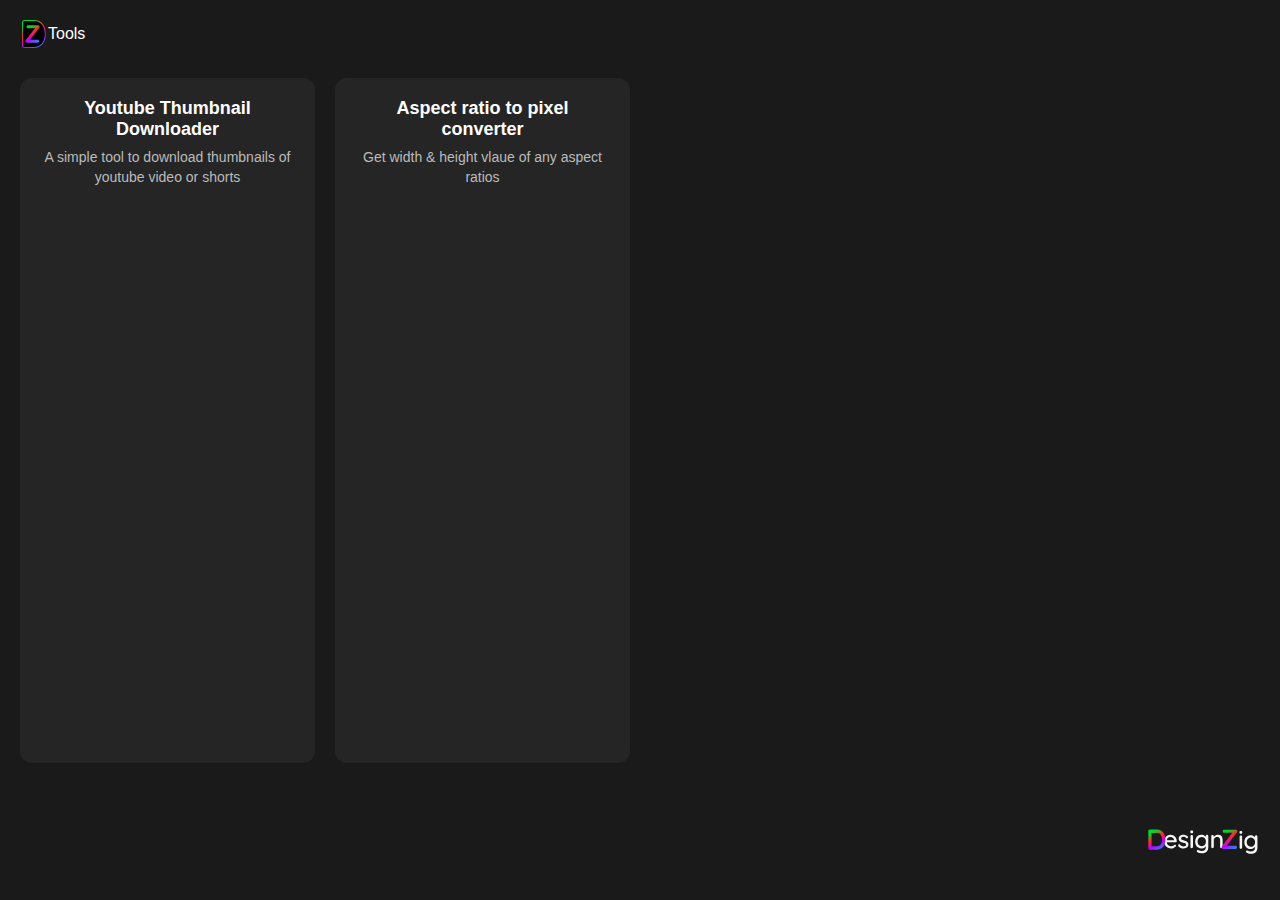
<file: index.html>
<!DOCTYPE html>
<html lang="en">
<head>
    <meta charset="UTF-8">
    <meta name="viewport" content="width=device-width, initial-scale=1.0">
    <title>DesignZig Tools homepage</title>
       <!-- Google tag (gtag.js) -->
    <script async src="https://www.googletagmanager.com/gtag/js?id=G-JQH3HJ07YG"></script>
    <script>
      window.dataLayer = window.dataLayer || [];
      function gtag(){dataLayer.push(arguments);}
      gtag('js', new Date());

      gtag('config', 'G-JQH3HJ07YG');
    </script>
    <style>
        * {
            margin: 0;
            padding: 0;
            box-sizing: border-box;
        }

        body {
            font-family: 'Arial', sans-serif;
            background-color: #1a1a1a;
            color: white;
            padding: 20px;
            min-height: 100vh;
            display: flex;
            flex-direction: column;
        }

        .header {
            display: flex;
            align-items: center;
            margin-bottom: 30px;
        }

        .logo {
            font-size: 24px;
            font-weight: bold;
            display: flex;
            align-items: center;
            text-decoration: none;
            color: white;
        }

        .logo:hover {
            opacity: 0.9;
        }

        .logo-icon {
            width: 28px;
            height: 28px;
            border-radius: 6px;
            background: black;
            position: relative;
            margin-right: 10px;
            overflow: hidden;
        }

        .logo-icon::before {
            content: "";
            position: absolute;
            width: 20px;
            height: 20px;
            top: 4px;
            left: 4px;
            background: linear-gradient(135deg, #ff3366, #33ccff);
            clip-path: polygon(0 0, 100% 0, 100% 100%, 50% 50%, 0 100%);
        }

        .grid-container {
            display: grid;
            grid-template-columns: repeat(auto-fill, minmax(240px, 1fr));
            gap: 20px;
            margin-bottom: 40px;
            flex: 1;
        }

        .card {
            background-color: #252525;
            border-radius: 12px;
            padding: 20px;
            display: flex;
            flex-direction: column;
            align-items: center;
            text-align: center;
            transition: transform 0.2s, background-color 0.2s;
            cursor: pointer;
            height: 100%;
            text-decoration: none;
            color: white;
        }

        .card:hover {
            transform: translateY(-5px);
            background-color: #2a2a2a;
        }

        .circle {
            width: 80px;
            height: 80px;
            background-color: white;
            border-radius: 50%;
            margin-bottom: 15px;
        }

        .title {
            font-size: 18px;
            font-weight: bold;
            margin-bottom: 8px;
        }

        .description {
            font-size: 14px;
            color: #bbbbbb;
            line-height: 1.4;
        }

        .footer {
            display: flex;
            justify-content: flex-end;
            padding: 20px 0;
            margin-top: auto;
        }

        .footer-logo {
            font-size: 20px;
            font-weight: bold;
        }

        .color-d {
            color: #ff3366;
        }

        .color-z {
            color: #33ccff;
        }

        @media (max-width: 768px) {
            .grid-container {
                grid-template-columns: repeat(auto-fill, minmax(180px, 1fr));
                gap: 15px;
            }

            .circle {
                width: 60px;
                height: 60px;
            }
        }
    </style>
</head>
<body>
    <div class="header">
             <img src="logos/designzig-mark.svg" alt="Logo">
            Tools
    </div>

    <div class="grid-container" id="toolsGrid">
        <!-- Cards will be dynamically inserted here -->
    </div>

    <div class="footer">
        <div class="footer-logo">
            <a href="https://designzig.com">
            <img src="logos/designzig-logo.svg" alt="DesignZig Logo">
        </a>
        </div>
    </div>

    <script>
        // Tool data
        const tools = [
            {
                name: "Youtube Thumbnail Downloader",
                description: "A simple tool to download thumbnails of youtube video or shorts",
                url: "https://tools.designzig.com/youtube-thumbnail-downloader"
            },
            {
                name: "Aspect ratio to pixel converter",
                description: "Get width & height vlaue of any aspect ratios",
                url: "https://tools.designzig.com/aspect-ratio-to-pixel-converter"
            }

        ];

        // Generate the grid
        const toolsGrid = document.getElementById('toolsGrid');
        
        tools.forEach(tool => {
            const card = document.createElement('a');
            card.className = 'card';
            card.href = tool.url;
            
            card.innerHTML = `
                <div class="title">${tool.name}</div>
                <div class="description">${tool.description}</div>
            `;
            
            toolsGrid.appendChild(card);
        });

        // Make the grid responsive
        function adjustGrid() {
            const width = window.innerWidth;
            const container = document.querySelector('.grid-container');
            
            if (width < 600) {
                container.style.gridTemplateColumns = 'repeat(2, 1fr)';
            } else if (width < 900) {
                container.style.gridTemplateColumns = 'repeat(3, 1fr)';
            } else {
                container.style.gridTemplateColumns = 'repeat(4, 1fr)';
            }
        }

        // Initial adjustment and listen for resize
        adjustGrid();
        window.addEventListener('resize', adjustGrid);
    </script>
</body>
</html>
</file>
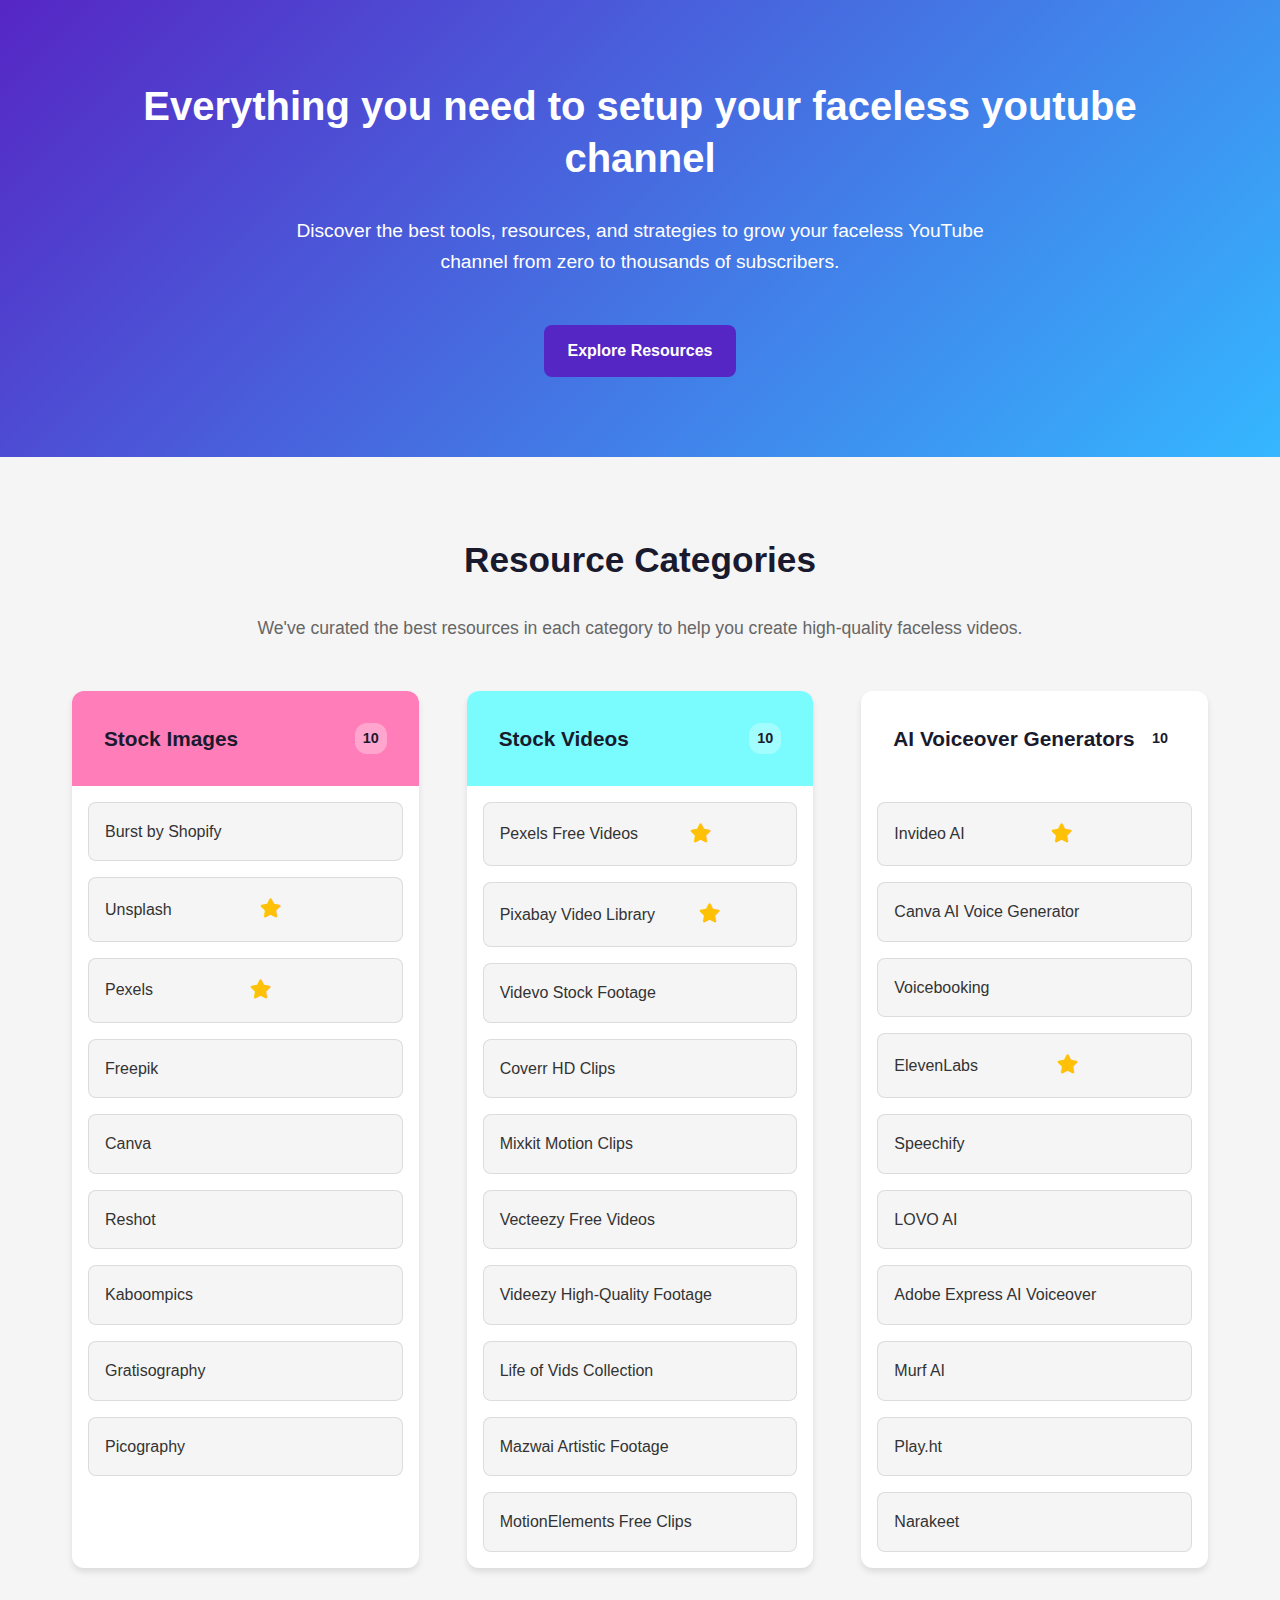
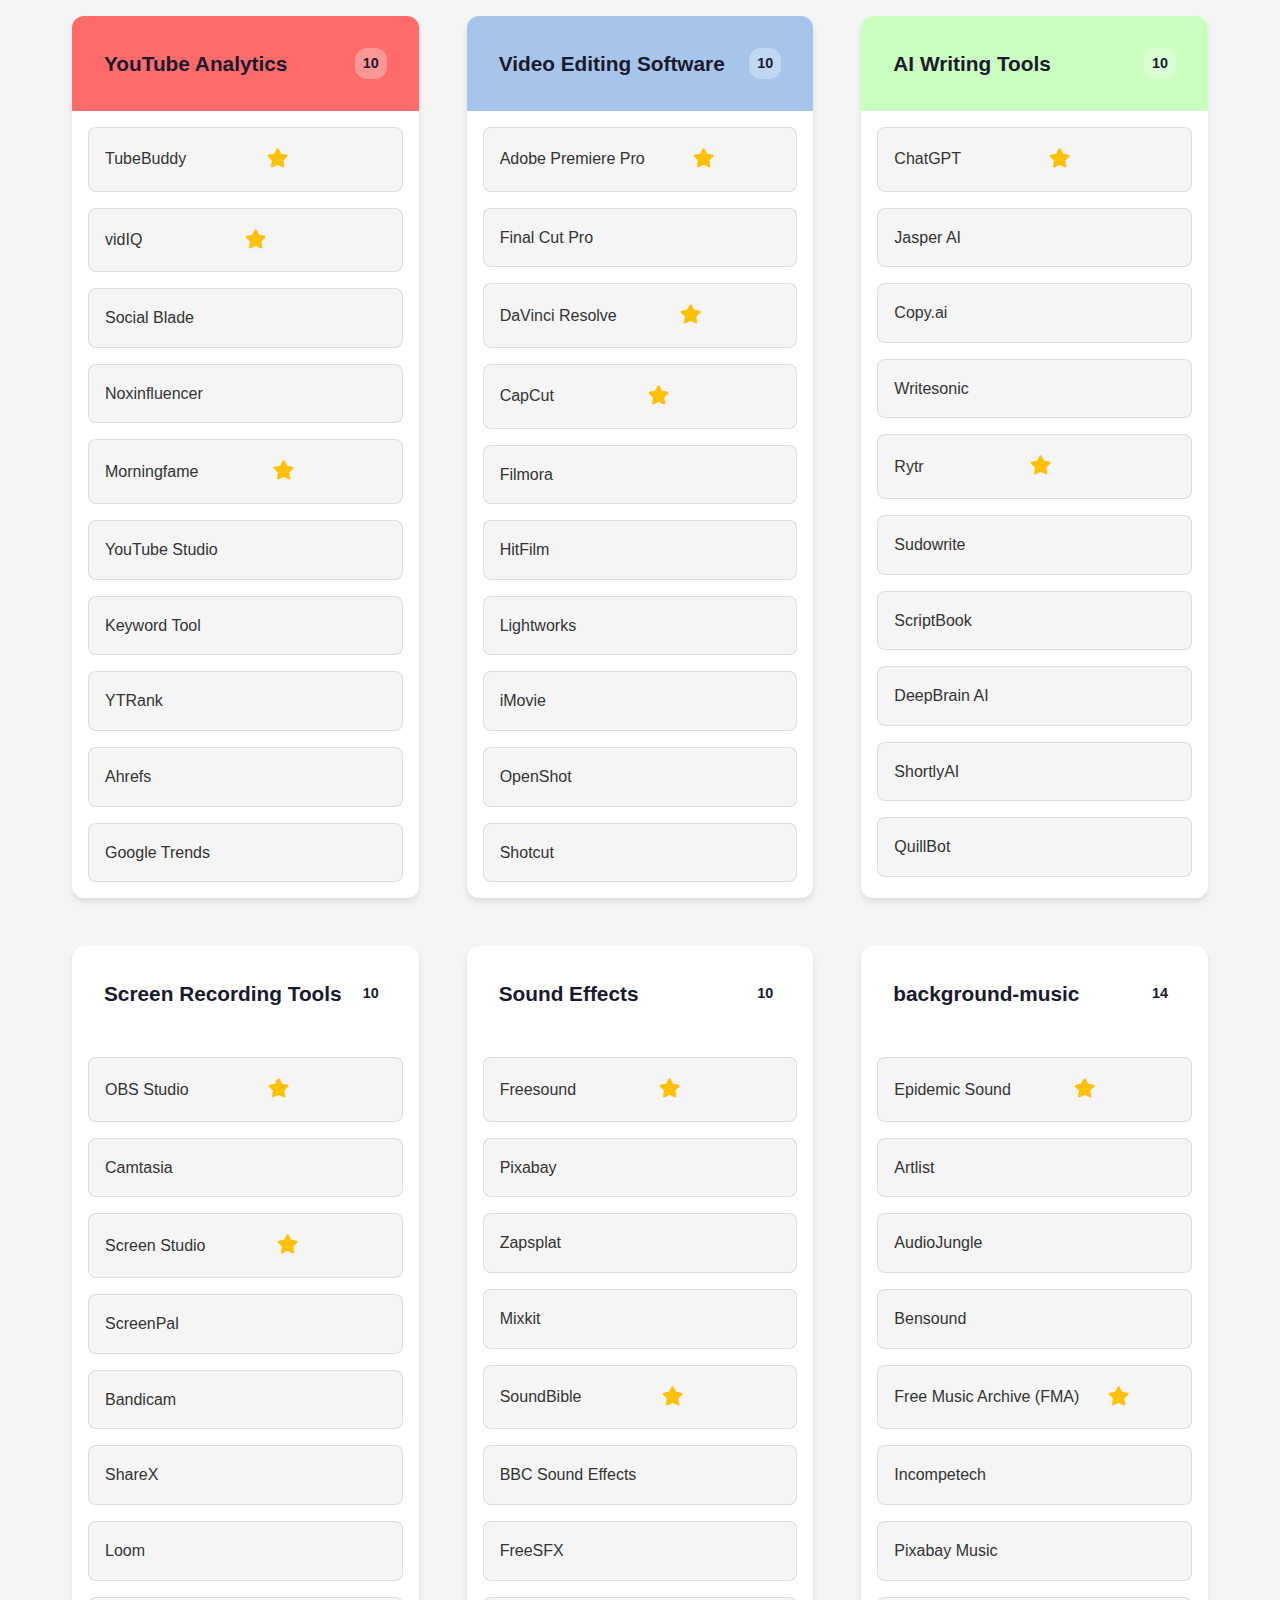
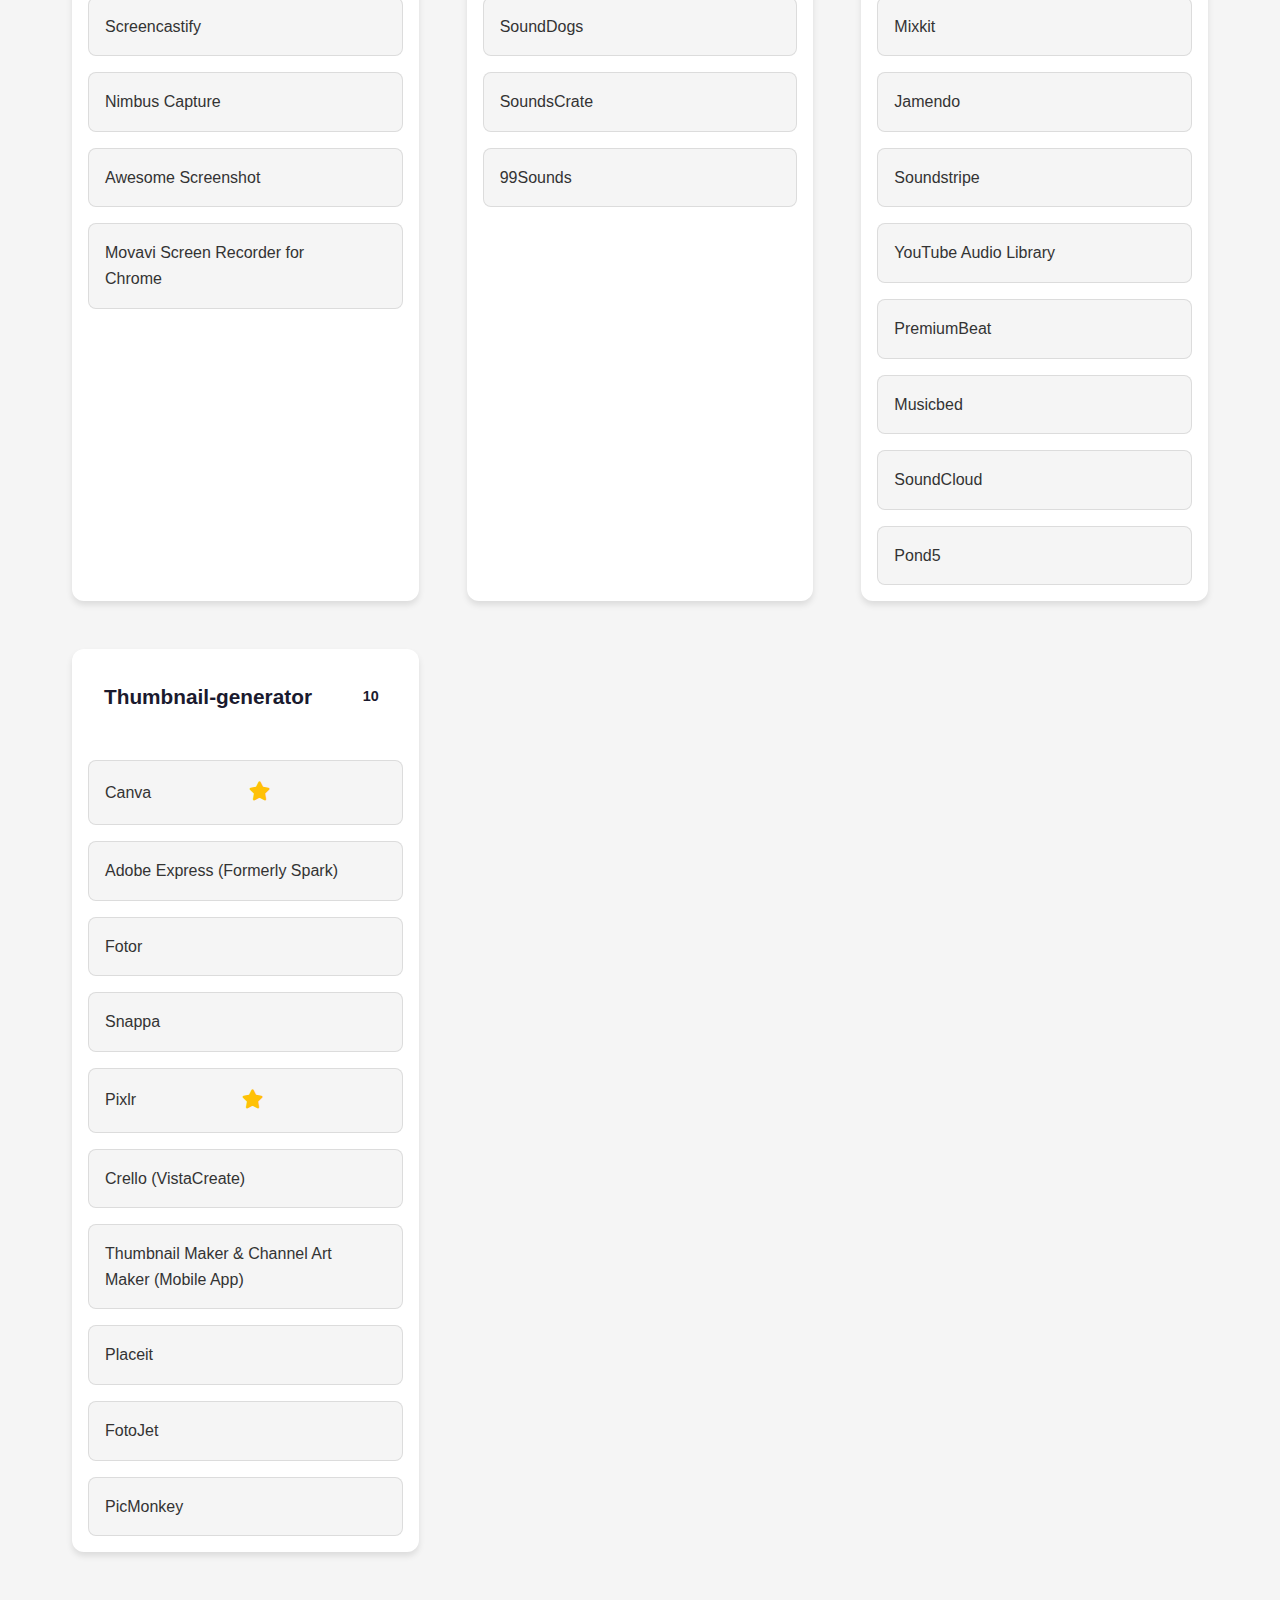
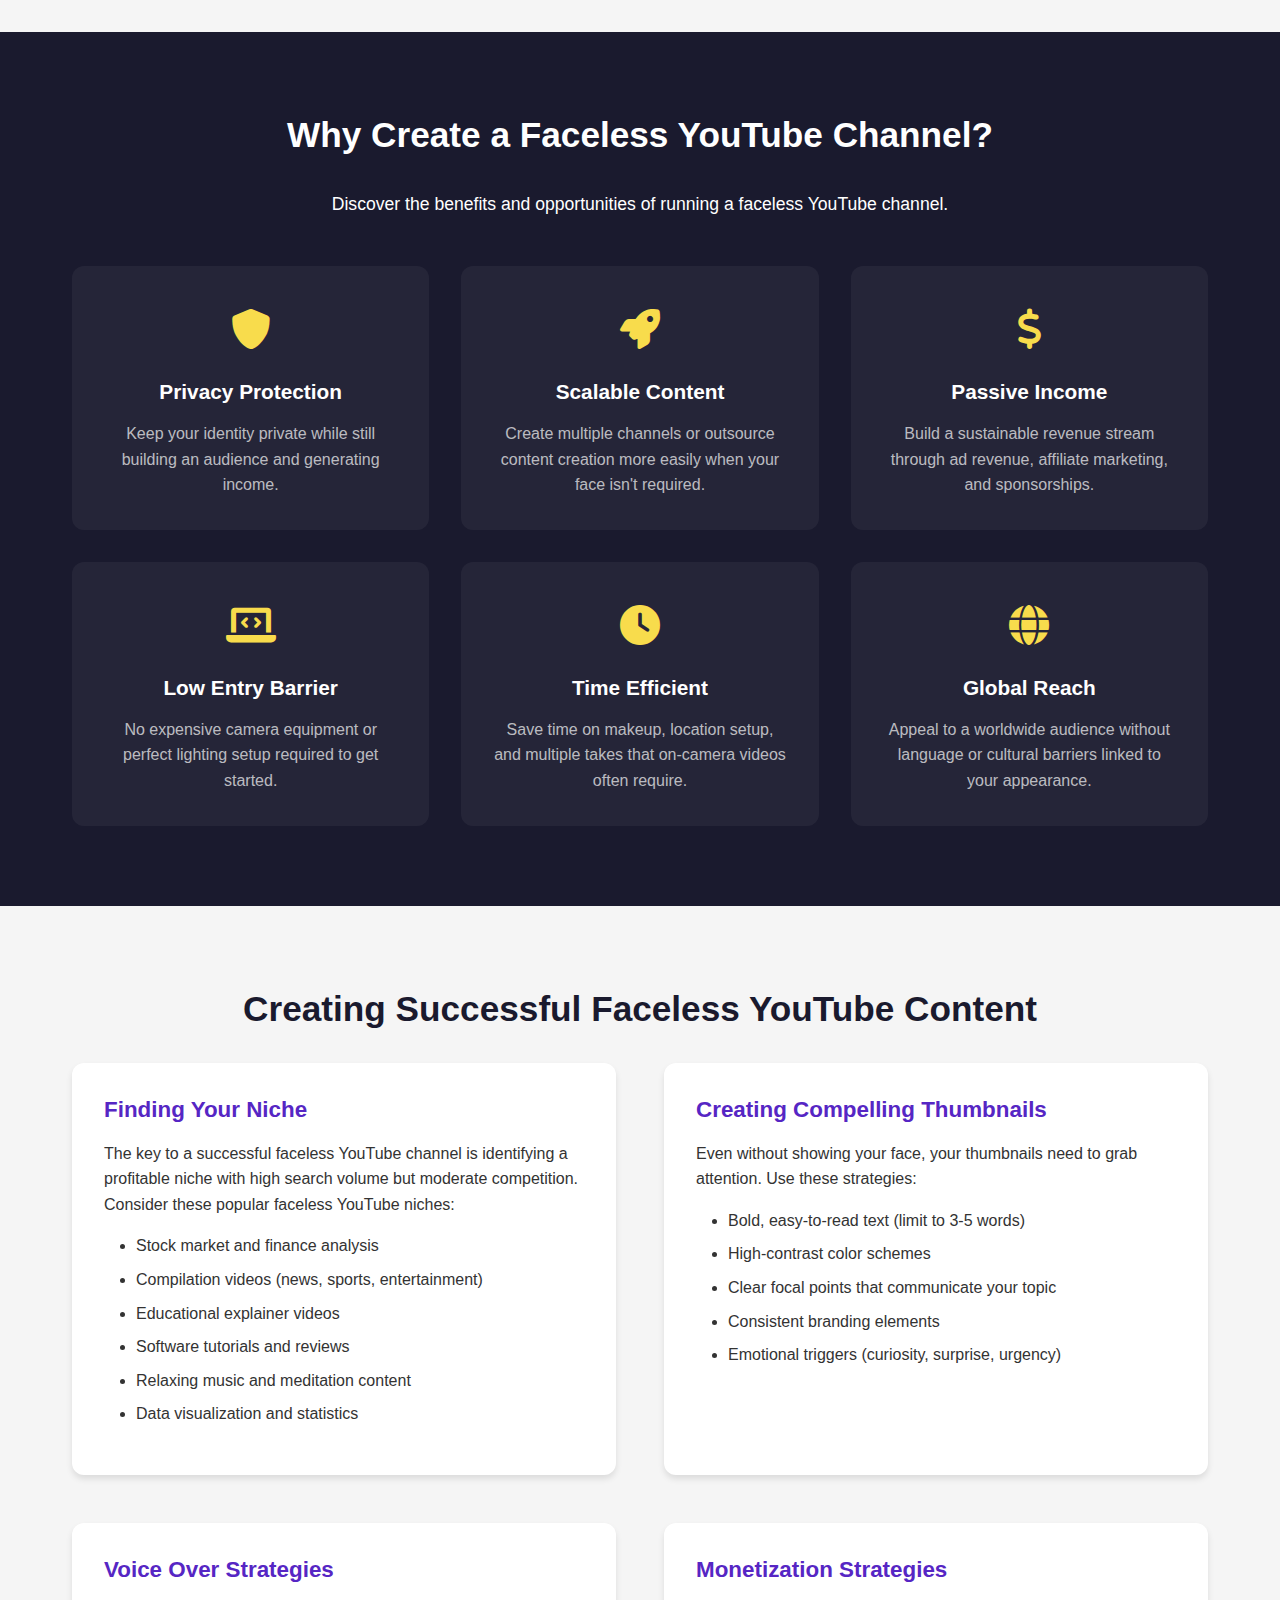
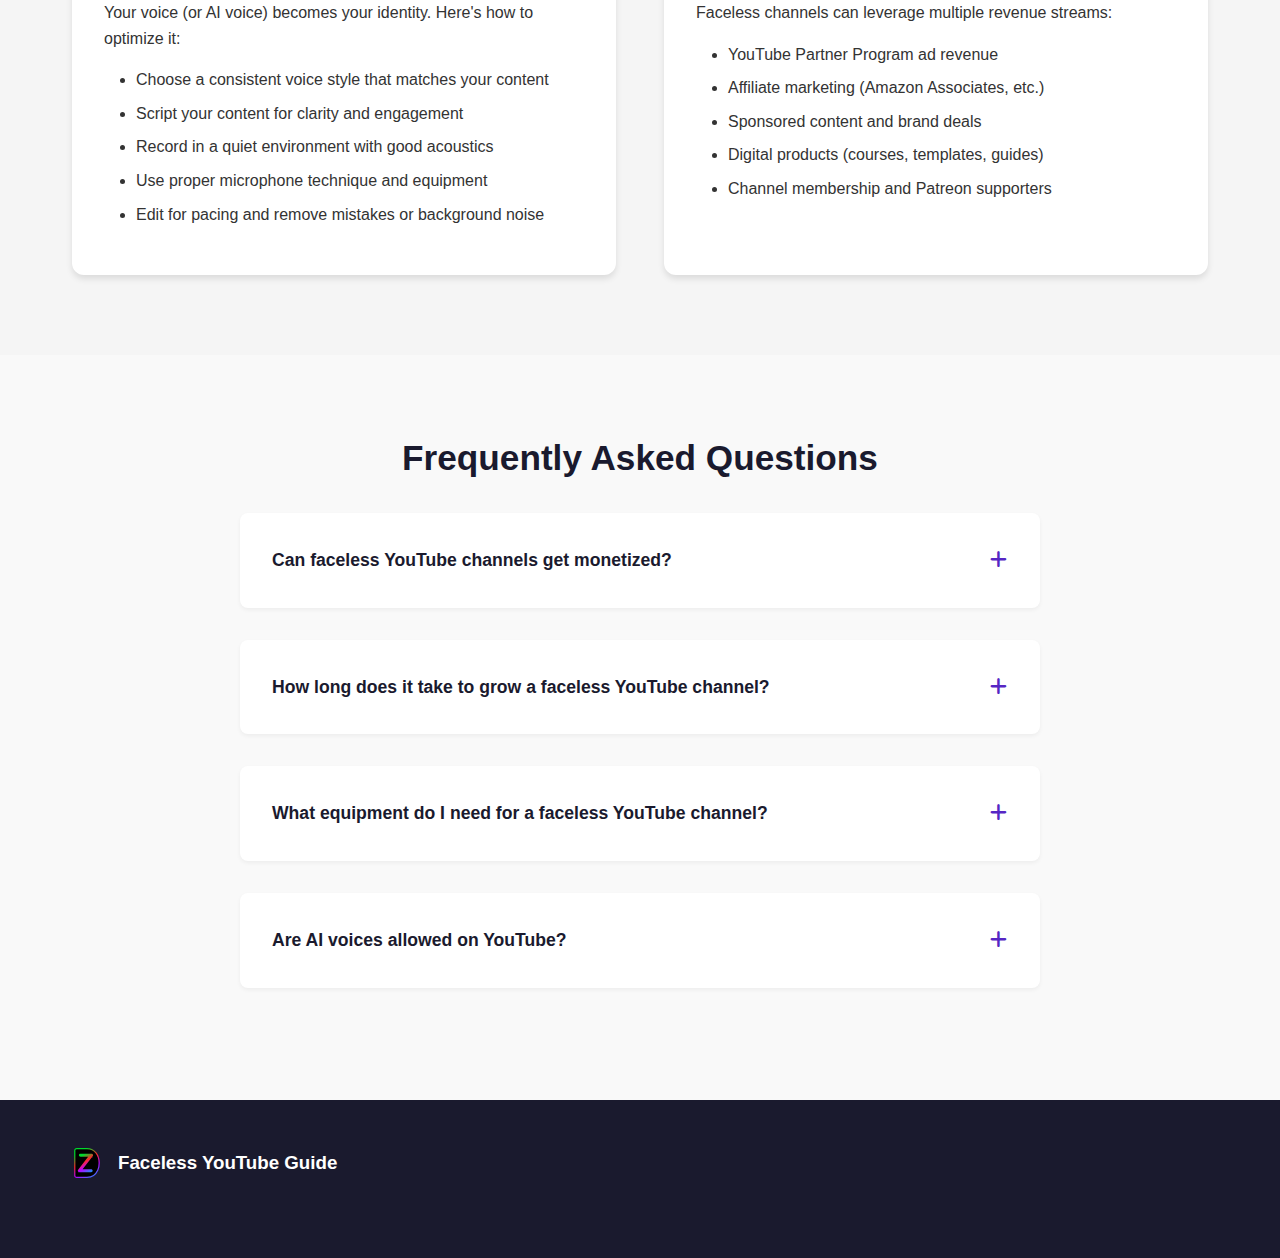
<file: faceless-youtube-channel-setup-resources/index.html>
<!DOCTYPE html>
<html lang="en">
<head>
    <meta charset="UTF-8">
    <meta name="viewport" content="width=device-width, initial-scale=1.0">
    <meta name="description" content="Complete resource guide for setting up a successful faceless YouTube channel. Find the best stock images, videos, voice over tools, and more.">
    <meta name="keywords" content="faceless youtube, youtube guide, stock videos, voice over, youtube analytics, video editors, scripting tools">
    <meta name="author" content="DesignZig">
    <title>Faceless YouTube Channel Guide | Complete Resource Hub</title>
    <link rel="stylesheet" href="styles.css">
    <link rel="stylesheet" href="https://cdnjs.cloudflare.com/ajax/libs/font-awesome/6.0.0/css/all.min.css">
    <!-- Favicon -->
    <link rel="icon" href="designzig_favicon.ico" type="image/x-icon">
    <!-- Open Graph tags for social sharing -->
    <meta property="og:title" content="Faceless YouTube Channel Guide">
    <meta property="og:description" content="Complete resource guide for setting up a successful faceless YouTube channel.">
    <meta property="og:url" content="https://tools.designzig.com">
    <meta property="og:type" content="website">
</head>
<body>
   

    <section class="hero">
        <div class="container">
            <h2>Everything you need to setup your faceless youtube channel</h2>
            <p>Discover the best tools, resources, and strategies to grow your faceless YouTube channel from zero to thousands of subscribers.</p>
            <a href="#resources" class="btn primary-btn">Explore Resources</a>
        </div>
    </section>

    <section id="resources" class="resources-section">
        <div class="container">
            <h2 class="section-title">Resource Categories</h2>
            <p class="section-description">We've curated the best resources in each category to help you create high-quality faceless videos.</p>
            
            <div class="resource-categories">
                <!-- Stock Images Category -->
                <div class="resource-category" id="stock-images">
                    <div class="category-header">
                        <h3>Stock Images</h3>
                        <span class="resource-count">10</span>
                    </div>
                    <div class="resource-list">
                        <!-- Resource items for Stock Images -->
                        <a href="https://burst.shopify.com" class="resource-item starred" target="_blank" rel="noopener noreferrer">
                            <span class="resource-name">Burst by Shopify</span>
                        </a>
                        <a href="https://unsplash.com" class="resource-item starred" target="_blank" rel="noopener noreferrer">
                            <span class="resource-name">Unsplash</span>
                            <span class="star-icon"><i class="fas fa-star"></i></span>
                        </a>
                        <a href="https://www.pexels.com" class="resource-item starred" target="_blank" rel="noopener noreferrer">
                            <span class="resource-name">Pexels</span>
                            <span class="star-icon"><i class="fas fa-star"></i></span>
                        </a>
                        <a href="https://www.freepik.com" class="resource-item" target="_blank" rel="noopener noreferrer">
                            <span class="resource-name">Freepik</span>
                        </a>
                        <a href="https://www.canva.com" class="resource-item starred" target="_blank" rel="noopener noreferrer">
                            <span class="resource-name">Canva</span>
                        </a>
                        <a href="https://www.reshot.com" class="resource-item" target="_blank" rel="noopener noreferrer">
                            <span class="resource-name">Reshot</span>
                        </a>
                        <a href="https://kaboompics.com" class="resource-item" target="_blank" rel="noopener noreferrer">
                            <span class="resource-name">Kaboompics</span>
                        </a>
                        <a href="https://gratisography.com" class="resource-item" target="_blank" rel="noopener noreferrer">
                            <span class="resource-name">Gratisography</span>
                        </a>
                        <a href="https://picography.co" class="resource-item" target="_blank" rel="noopener noreferrer">
                            <span class="resource-name">Picography</span>
                        </a>
                        <!-- Add more stock image resources as needed -->
                    </div>
                </div>

                <!-- Stock Videos Category -->
                <div class="resource-category" id="stock-videos">
                    <div class="category-header">
                        <h3>Stock Videos</h3>
                        <span class="resource-count">10</span>
                    </div>
                    <div class="resource-list">
                        <!-- Resource items for Stock Videos -->
                        <a href="https://www.pexels.com/videos/" class="resource-item starred" target="_blank" rel="noopener noreferrer">
                            <span class="resource-name">Pexels Free Videos</span>
                            <span class="star-icon"><i class="fas fa-star"></i></span>
                        </a>
                        <a href="https://pixabay.com/videos/" class="resource-item starred" target="_blank" rel="noopener noreferrer">
                            <span class="resource-name">Pixabay Video Library</span>
                            <span class="star-icon"><i class="fas fa-star"></i></span>
                        </a>
                        <a href="https://www.videvo.net/" class="resource-item" target="_blank" rel="noopener noreferrer">
                            <span class="resource-name">Videvo Stock Footage</span>
                        </a>
                        <a href="https://coverr.co/" class="resource-item" target="_blank" rel="noopener noreferrer">
                            <span class="resource-name">Coverr HD Clips</span>
                        </a>
                        <a href="https://mixkit.co/" class="resource-item" target="_blank" rel="noopener noreferrer">
                            <span class="resource-name">Mixkit Motion Clips</span>
                        </a>
                        <a href="https://www.vecteezy.com/free-videos" class="resource-item" target="_blank" rel="noopener noreferrer">
                            <span class="resource-name">Vecteezy Free Videos</span>
                        </a>
                        <a href="https://www.videezy.com/" class="resource-item" target="_blank" rel="noopener noreferrer">
                            <span class="resource-name">Videezy High-Quality Footage</span>
                        </a>
                        <a href="https://www.lifeofvids.com/" class="resource-item" target="_blank" rel="noopener noreferrer">
                            <span class="resource-name">Life of Vids Collection</span>
                        </a>
                        <a href="https://mazwai.com/" class="resource-item" target="_blank" rel="noopener noreferrer">
                            <span class="resource-name">Mazwai Artistic Footage</span>
                        </a>
                        <a href="https://www.motionelements.com/free/stock-footage" class="resource-item" target="_blank" rel="noopener noreferrer">
                            <span class="resource-name">MotionElements Free Clips</span>
                        </a>
                    </div>
                </div>
                

                <!-- Voice Over Category -->
                <div class="resource-category" id="ai-voiceover-generators">
                    <div class="category-header">
                        <h3>AI Voiceover Generators</h3>
                        <span class="resource-count">10</span>
                    </div>
                    <div class="resource-list">
                        <!-- Resource items for AI Voiceover Generators -->
                        <a href="https://invideo.sjv.io/VxB14O" class="resource-item starred" target="_blank" rel="noopener noreferrer">
                            <span class="resource-name">Invideo AI</span>
                            <span class="star-icon"><i class="fas fa-star"></i></span>
                        </a>
                        <a href="https://www.canva.com/features/ai-voice-generator/" class="resource-item" target="_blank" rel="noopener noreferrer">
                            <span class="resource-name">Canva AI Voice Generator</span>
                        </a>
                        <a href="https://www.voicebooking.com/en/free-voice-over-generator" class="resource-item" target="_blank" rel="noopener noreferrer">
                            <span class="resource-name">Voicebooking</span>
                        </a>
                        <a href="https://try.elevenlabs.io/dtools" class="resource-item starred" target="_blank" rel="noopener noreferrer">
                            <span class="resource-name">ElevenLabs</span>
                            <span class="star-icon"><i class="fas fa-star"></i></span>
                        </a>
                        <a href="https://speechify.com/ai-voice-generator/" class="resource-item" target="_blank" rel="noopener noreferrer">
                            <span class="resource-name">Speechify</span>
                        </a>
                        <a href="https://lovo.ai/" class="resource-item" target="_blank" rel="noopener noreferrer">
                            <span class="resource-name">LOVO AI</span>
                        </a>
                        <a href="https://www.adobe.com/express/feature/ai/audio/voiceover" class="resource-item" target="_blank" rel="noopener noreferrer">
                            <span class="resource-name">Adobe Express AI Voiceover</span>
                        </a>
                        <a href="https://murf.ai/" class="resource-item" target="_blank" rel="noopener noreferrer">
                            <span class="resource-name">Murf AI</span>
                        </a>
                        <a href="https://play.ht/" class="resource-item" target="_blank" rel="noopener noreferrer">
                            <span class="resource-name">Play.ht</span>
                        </a>
                        <a href="https://www.narakeet.com/create/ai-voice-generator.html" class="resource-item" target="_blank" rel="noopener noreferrer">
                            <span class="resource-name">Narakeet</span>
                        </a>
                        <!-- Add more AI voiceover resources as needed -->
                    </div>
                </div>

                <!-- YouTube Analytics Category -->
                <div class="resource-category" id="youtube-analytics">
                    <div class="category-header">
                        <h3>YouTube Analytics</h3>
                        <span class="resource-count">10</span>
                    </div>
                    <div class="resource-list">
                        <!-- Resource items for YouTube Tools -->
                        <a href="https://www.tubebuddy.com/" class="resource-item starred" target="_blank" rel="noopener noreferrer">
                            <span class="resource-name">TubeBuddy</span>
                            <span class="star-icon"><i class="fas fa-star"></i></span>
                        </a>
                        <a href="https://www.vidiq.com/" class="resource-item starred" target="_blank" rel="noopener noreferrer">
                            <span class="resource-name">vidIQ</span>
                            <span class="star-icon"><i class="fas fa-star"></i></span>
                        </a>
                        <a href="https://www.socialblade.com/" class="resource-item" target="_blank" rel="noopener noreferrer">
                            <span class="resource-name">Social Blade</span>
                        </a>
                        <a href="https://www.noxinfluencer.com/" class="resource-item" target="_blank" rel="noopener noreferrer">
                            <span class="resource-name">Noxinfluencer</span>
                        </a>
                        <a href="https://morningfa.me/" class="resource-item starred" target="_blank" rel="noopener noreferrer">
                            <span class="resource-name">Morningfame</span>
                            <span class="star-icon"><i class="fas fa-star"></i></span>
                        </a>
                        <a href="https://studio.youtube.com/" class="resource-item" target="_blank" rel="noopener noreferrer">
                            <span class="resource-name">YouTube Studio</span>
                        </a>
                        <a href="https://keywordtool.io/youtube" class="resource-item" target="_blank" rel="noopener noreferrer">
                            <span class="resource-name">Keyword Tool</span>
                        </a>
                        <a href="https://www.ytrank.net/" class="resource-item" target="_blank" rel="noopener noreferrer">
                            <span class="resource-name">YTRank</span>
                        </a>
                        <a href="https://ahrefs.com/youtube-keyword-tool" class="resource-item" target="_blank" rel="noopener noreferrer">
                            <span class="resource-name">Ahrefs</span>
                        </a>
                        <a href="https://trends.google.com/" class="resource-item" target="_blank" rel="noopener noreferrer">
                            <span class="resource-name">Google Trends</span>
                        </a>
                        <!-- Add more YouTube tools as needed -->
                    </div>
                </div>

                <!-- Video Editors Category -->
                <div class="resource-category" id="video-editors">
                    <div class="category-header">
                        <h3>Video Editing Software</h3>
                        <span class="resource-count">10</span>
                    </div>
                    <div class="resource-list">
                        <!-- Resource items for Video Editing Software -->
                        <a href="https://www.adobe.com/products/premiere.html" class="resource-item starred" target="_blank" rel="noopener noreferrer">
                            <span class="resource-name">Adobe Premiere Pro</span>
                            <span class="star-icon"><i class="fas fa-star"></i></span>
                        </a>
                        <a href="https://www.apple.com/final-cut-pro/" class="resource-item" target="_blank" rel="noopener noreferrer">
                            <span class="resource-name">Final Cut Pro</span>
                        </a>
                        <a href="https://www.blackmagicdesign.com/products/davinciresolve" class="resource-item starred" target="_blank" rel="noopener noreferrer">
                            <span class="resource-name">DaVinci Resolve</span>
                            <span class="star-icon"><i class="fas fa-star"></i></span>
                        </a>
                        <a href="https://www.capcut.com/" class="resource-item starred" target="_blank" rel="noopener noreferrer">
                            <span class="resource-name">CapCut</span>
                            <span class="star-icon"><i class="fas fa-star"></i></span>
                        </a>
                        <a href="https://filmora.wondershare.com/" class="resource-item" target="_blank" rel="noopener noreferrer">
                            <span class="resource-name">Filmora</span>
    
                        </a>
                        <a href="https://fxhome.com/hitfilm" class="resource-item" target="_blank" rel="noopener noreferrer">
                            <span class="resource-name">HitFilm</span>
                        </a>
                        <a href="https://lwks.com/" class="resource-item" target="_blank" rel="noopener noreferrer">
                            <span class="resource-name">Lightworks</span>
                        </a>
                        <a href="https://www.apple.com/imovie/" class="resource-item" target="_blank" rel="noopener noreferrer">
                            <span class="resource-name">iMovie</span>
                        </a>
                        <a href="https://www.openshot.org/" class="resource-item" target="_blank" rel="noopener noreferrer">
                            <span class="resource-name">OpenShot</span>
                        </a>
                        <a href="https://www.shotcut.org/" class="resource-item" target="_blank" rel="noopener noreferrer">
                            <span class="resource-name">Shotcut</span>
                        </a>
                        <!-- Add more video editing software as needed -->
                    </div>
                </div>

                <!-- Scripting Category -->
                <div class="resource-category" id="scripting">
                    <div class="category-header">
                        <h3>AI Writing Tools</h3>
                        <span class="resource-count">10</span>
                    </div>
                    <div class="resource-list">
                        <!-- Resource items for AI Writing Tools -->
                        <a href="https://chat.openai.com/" class="resource-item starred" target="_blank" rel="noopener noreferrer">
                            <span class="resource-name">ChatGPT</span>
                            <span class="star-icon"><i class="fas fa-star"></i></span>
                        </a>
                        <a href="https://www.jasper.ai/" class="resource-item" target="_blank" rel="noopener noreferrer">
                            <span class="resource-name">Jasper AI</span>
                        </a>
                        <a href="https://www.copy.ai/" class="resource-item" target="_blank" rel="noopener noreferrer">
                            <span class="resource-name">Copy.ai</span>
                        </a>
                        <a href="https://www.writesonic.com/" class="resource-item" target="_blank" rel="noopener noreferrer">
                            <span class="resource-name">Writesonic</span>
                        </a>
                        <a href="https://rytr.me/" class="resource-item starred" target="_blank" rel="noopener noreferrer">
                            <span class="resource-name">Rytr</span>
                            <span class="star-icon"><i class="fas fa-star"></i></span>
                        </a>
                        <a href="https://www.sudowrite.com/" class="resource-item" target="_blank" rel="noopener noreferrer">
                            <span class="resource-name">Sudowrite</span>
                        </a>
                        <a href="https://scriptbook.io/" class="resource-item" target="_blank" rel="noopener noreferrer">
                            <span class="resource-name">ScriptBook</span>
                        </a>
                        <a href="https://www.deepbrain.io/" class="resource-item" target="_blank" rel="noopener noreferrer">
                            <span class="resource-name">DeepBrain AI</span>
                        </a>
                        <a href="https://www.shortlyai.com/" class="resource-item" target="_blank" rel="noopener noreferrer">
                            <span class="resource-name">ShortlyAI</span>
                        </a>
                        <a href="https://www.quillbot.com/" class="resource-item" target="_blank" rel="noopener noreferrer">
                            <span class="resource-name">QuillBot</span>
                        </a>
                        <!-- Add more AI writing tools as needed -->
                    </div>
                </div>



                <!-- Screen recording -->
                <div class="resource-category" id="screen-recording-tools">
                    <div class="category-header">
                        <h3>Screen Recording Tools</h3>
                        <span class="resource-count">10</span>
                    </div>
                    <div class="resource-list">
                        <!-- Resource items for Screen Recording Tools -->
                        <a href="https://obsproject.com/" class="resource-item starred" target="_blank" rel="noopener noreferrer">
                            <span class="resource-name">OBS Studio</span>
                            <span class="star-icon"><i class="fas fa-star"></i></span>
                        </a>
                        <a href="https://www.techsmith.com/video-editor.html" class="resource-item" target="_blank" rel="noopener noreferrer">
                            <span class="resource-name">Camtasia</span>
                        </a>
                        <a href=" https://screenstudio.lemonsqueezy.com?aff=2eJwN" class="resource-item starred" target="_blank" rel="noopener noreferrer">
                            <span class="resource-name">Screen Studio</span>
                            <span class="star-icon"><i class="fas fa-star"></i></span>
                        </a>                       
                        <a href="https://screenpal.com/" class="resource-item" target="_blank" rel="noopener noreferrer">
                            <span class="resource-name">ScreenPal</span>
                        </a>
                        <a href="https://www.bandicam.com/" class="resource-item" target="_blank" rel="noopener noreferrer">
                            <span class="resource-name">Bandicam</span>
                        </a>
                        <a href="https://getsharex.com/" class="resource-item starred" target="_blank" rel="noopener noreferrer">
                            <span class="resource-name">ShareX</span>
                        </a>
                        <a href="https://www.loom.com/" class="resource-item" target="_blank" rel="noopener noreferrer">
                            <span class="resource-name">Loom</span>
                        </a>
                        <a href="https://www.screencastify.com/" class="resource-item" target="_blank" rel="noopener noreferrer">
                            <span class="resource-name">Screencastify</span>
                        </a>
                        <a href="https://nimbusweb.me/screenshot.php" class="resource-item" target="_blank" rel="noopener noreferrer">
                            <span class="resource-name">Nimbus Capture</span>
                        </a>
                        <a href="https://www.awesomescreenshot.com/" class="resource-item" target="_blank" rel="noopener noreferrer">
                            <span class="resource-name">Awesome Screenshot</span>
                        </a>
                        <a href="https://www.movavi.com/screen-recorder/" class="resource-item" target="_blank" rel="noopener noreferrer">
                            <span class="resource-name">Movavi Screen Recorder for Chrome</span>
                        </a>
                        <!-- Add more screen recording tools as needed -->
                    </div>
                </div>


                <!-- Sound effects -->
                <div class="resource-category" id="sound-effects">
                    <div class="category-header">
                        <h3>Sound Effects</h3>
                        <span class="resource-count">10</span>
                    </div>
                    <div class="resource-list">
                        <!-- Resource items for Sound Effects -->
                        <a href="https://freesound.org/" class="resource-item starred" target="_blank" rel="noopener noreferrer">
                            <span class="resource-name">Freesound</span>
                            <span class="star-icon"><i class="fas fa-star"></i></span>
                        </a>
                        <a href="https://pixabay.com/sound-effects/" class="resource-item" target="_blank" rel="noopener noreferrer">
                            <span class="resource-name">Pixabay</span>
                        </a>
                        <a href="https://www.zapsplat.com/" class="resource-item" target="_blank" rel="noopener noreferrer">
                            <span class="resource-name">Zapsplat</span>
                        </a>
                        <a href="https://mixkit.co/free-sound-effects/" class="resource-item" target="_blank" rel="noopener noreferrer">
                            <span class="resource-name">Mixkit</span>
                        </a>
                        <a href="https://soundbible.com/" class="resource-item starred" target="_blank" rel="noopener noreferrer">
                            <span class="resource-name">SoundBible</span>
                            <span class="star-icon"><i class="fas fa-star"></i></span>
                        </a>
                        <a href="https://sound-effects.bbcrewind.co.uk/" class="resource-item" target="_blank" rel="noopener noreferrer">
                            <span class="resource-name">BBC Sound Effects</span>
                        </a>
                        <a href="https://freesfx.co.uk/" class="resource-item" target="_blank" rel="noopener noreferrer">
                            <span class="resource-name">FreeSFX</span>
                        </a>
                        <a href="https://sounddogs.com/" class="resource-item" target="_blank" rel="noopener noreferrer">
                            <span class="resource-name">SoundDogs</span>
                        </a>
                        <a href="https://soundscrate.com/" class="resource-item" target="_blank" rel="noopener noreferrer">
                            <span class="resource-name">SoundsCrate</span>
                        </a>
                        <a href="https://99sounds.org/" class="resource-item" target="_blank" rel="noopener noreferrer">
                            <span class="resource-name">99Sounds</span>
                        </a>
                        <!-- Add more sound effect resources as needed -->
                    </div>
                </div>

            <!-- Background-music -->
            <div class="resource-category" id="background-music">
                <div class="category-header">
                    <h3>background-music</h3>
                    <span class="resource-count">14</span>
                </div>
                <div class="resource-list">
                    <!-- Resource items for Royalty-Free Music -->
                    <a href="https://www.epidemicsound.com" class="resource-item starred" target="_blank" rel="noopener noreferrer">
                        <span class="resource-name">Epidemic Sound</span>
                        <span class="star-icon"><i class="fas fa-star"></i></span>
                    </a>
                    <a href="https://artlist.io" class="resource-item" target="_blank" rel="noopener noreferrer">
                        <span class="resource-name">Artlist</span>
                    </a>
                    <a href="https://audiojungle.net" class="resource-item" target="_blank" rel="noopener noreferrer">
                        <span class="resource-name">AudioJungle</span>
                    </a>
                    <a href="https://www.bensound.com" class="resource-item" target="_blank" rel="noopener noreferrer">
                        <span class="resource-name">Bensound</span>
                    </a>
                    <a href="https://freemusicarchive.org" class="resource-item starred" target="_blank" rel="noopener noreferrer">
                        <span class="resource-name">Free Music Archive (FMA)</span>
                        <span class="star-icon"><i class="fas fa-star"></i></span>
                    </a>
                    <a href="https://incompetech.com" class="resource-item" target="_blank" rel="noopener noreferrer">
                        <span class="resource-name">Incompetech</span>
                    </a>
                    <a href="https://pixabay.com/music" class="resource-item" target="_blank" rel="noopener noreferrer">
                        <span class="resource-name">Pixabay Music</span>
                    </a>
                    <a href="https://mixkit.co/music" class="resource-item" target="_blank" rel="noopener noreferrer">
                        <span class="resource-name">Mixkit</span>
                    </a>
                    <a href="https://www.jamendo.com" class="resource-item" target="_blank" rel="noopener noreferrer">
                        <span class="resource-name">Jamendo</span>
                    </a>
                    <a href="https://www.soundstripe.com" class="resource-item" target="_blank" rel="noopener noreferrer">
                        <span class="resource-name">Soundstripe</span>
                    </a>
                    <a href="https://www.youtube.com/audiolibrary" class="resource-item" target="_blank" rel="noopener noreferrer">
                        <span class="resource-name">YouTube Audio Library</span>
                    </a>
                    <a href="https://www.premiumbeat.com" class="resource-item" target="_blank" rel="noopener noreferrer">
                        <span class="resource-name">PremiumBeat</span>
                    </a>
                    <a href="https://www.musicbed.com" class="resource-item" target="_blank" rel="noopener noreferrer">
                        <span class="resource-name">Musicbed</span>
                    </a>
                    <a href="https://soundcloud.com" class="resource-item" target="_blank" rel="noopener noreferrer">
                        <span class="resource-name">SoundCloud </span>
                    </a>
                    <a href="https://www.pond5.com" class="resource-item" target="_blank" rel="noopener noreferrer">
                        <span class="resource-name">Pond5</span>
                    </a>
                    <!-- Add more royalty-free music resources as needed -->
                </div>
            </div>

            <!-- Thumbnail-generator -->
            <div class="resource-category" id="Thumbnail-generator">
                <div class="category-header">
                    <h3>Thumbnail-generator</h3>
                    <span class="resource-count">10</span>
                </div>
                <div class="resource-list">
                    <!-- Resource items for Graphic Design Tools -->
                    <a href="https://www.canva.com" class="resource-item starred" target="_blank" rel="noopener noreferrer">
                        <span class="resource-name">Canva</span>
                        <span class="star-icon"><i class="fas fa-star"></i></span>
                    </a>
                    <a href="https://www.adobe.com/express" class="resource-item" target="_blank" rel="noopener noreferrer">
                        <span class="resource-name">Adobe Express (Formerly Spark)</span>
                    </a>
                    <a href="https://www.fotor.com" class="resource-item" target="_blank" rel="noopener noreferrer">
                        <span class="resource-name">Fotor</span>
                    </a>
                    <a href="https://www.snappa.com" class="resource-item" target="_blank" rel="noopener noreferrer">
                        <span class="resource-name">Snappa</span>
                    </a>
                    <a href="https://www.pixlr.com" class="resource-item starred" target="_blank" rel="noopener noreferrer">
                        <span class="resource-name">Pixlr</span>
                        <span class="star-icon"><i class="fas fa-star"></i></span>
                    </a>
                    <a href="https://create.vista.com" class="resource-item" target="_blank" rel="noopener noreferrer">
                        <span class="resource-name">Crello (VistaCreate)</span>
                    </a>
                    <a href="https://play.google.com/store/apps/details?id=com.psd2filter.thumbnail.maker" class="resource-item" target="_blank" rel="noopener noreferrer">
                        <span class="resource-name">Thumbnail Maker & Channel Art Maker (Mobile App)</span>
                    </a>
                    <a href="https://www.placeit.net" class="resource-item" target="_blank" rel="noopener noreferrer">
                        <span class="resource-name">Placeit</span>
                    </a>
                    <a href="https://www.fotojet.com" class="resource-item" target="_blank" rel="noopener noreferrer">
                        <span class="resource-name">FotoJet</span>
                    </a>
                    <a href="https://www.picmonkey.com" class="resource-item" target="_blank" rel="noopener noreferrer">
                        <span class="resource-name">PicMonkey</span>
                    </a>
                    <!-- Add more graphic design tools as needed -->
                </div>
            </div>



            </div>
        </div>
    </section>

    <section id="features" class="features-section">
        <div class="container">
            <h2 class="section-title">Why Create a Faceless YouTube Channel?</h2>
            <p class="section-description">Discover the benefits and opportunities of running a faceless YouTube channel.</p>
            
            <div class="feature-cards">
                <div class="feature-card">
                    <div class="feature-icon">
                        <i class="fas fa-shield-alt"></i>
                    </div>
                    <h3>Privacy Protection</h3>
                    <p>Keep your identity private while still building an audience and generating income.</p>
                </div>
                
                <div class="feature-card">
                    <div class="feature-icon">
                        <i class="fas fa-rocket"></i>
                    </div>
                    <h3>Scalable Content</h3>
                    <p>Create multiple channels or outsource content creation more easily when your face isn't required.</p>
                </div>
                
                <div class="feature-card">
                    <div class="feature-icon">
                        <i class="fas fa-dollar-sign"></i>
                    </div>
                    <h3>Passive Income</h3>
                    <p>Build a sustainable revenue stream through ad revenue, affiliate marketing, and sponsorships.</p>
                </div>
                
                <div class="feature-card">
                    <div class="feature-icon">
                        <i class="fas fa-laptop-code"></i>
                    </div>
                    <h3>Low Entry Barrier</h3>
                    <p>No expensive camera equipment or perfect lighting setup required to get started.</p>
                </div>
                
                <div class="feature-card">
                    <div class="feature-icon">
                        <i class="fas fa-clock"></i>
                    </div>
                    <h3>Time Efficient</h3>
                    <p>Save time on makeup, location setup, and multiple takes that on-camera videos often require.</p>
                </div>
                
                <div class="feature-card">
                    <div class="feature-icon">
                        <i class="fas fa-globe"></i>
                    </div>
                    <h3>Global Reach</h3>
                    <p>Appeal to a worldwide audience without language or cultural barriers linked to your appearance.</p>
                </div>
            </div>
        </div>
    </section>

    <section id="about" class="content-section">
        <div class="container">
            <h2 class="section-title">Creating Successful Faceless YouTube Content</h2>
            <div class="content-grid">
                <div class="content-block">
                    <h3>Finding Your Niche</h3>
                    <p>The key to a successful faceless YouTube channel is identifying a profitable niche with high search volume but moderate competition. Consider these popular faceless YouTube niches:</p>
                    <ul>
                        <li>Stock market and finance analysis</li>
                        <li>Compilation videos (news, sports, entertainment)</li>
                        <li>Educational explainer videos</li>
                        <li>Software tutorials and reviews</li>
                        <li>Relaxing music and meditation content</li>
                        <li>Data visualization and statistics</li>
                    </ul>
                </div>

                <div class="content-block">
                    <h3>Creating Compelling Thumbnails</h3>
                    <p>Even without showing your face, your thumbnails need to grab attention. Use these strategies:</p>
                    <ul>
                        <li>Bold, easy-to-read text (limit to 3-5 words)</li>
                        <li>High-contrast color schemes</li>
                        <li>Clear focal points that communicate your topic</li>
                        <li>Consistent branding elements</li>
                        <li>Emotional triggers (curiosity, surprise, urgency)</li>
                    </ul>
                </div>

                <div class="content-block">
                    <h3>Voice Over Strategies</h3>
                    <p>Your voice (or AI voice) becomes your identity. Here's how to optimize it:</p>
                    <ul>
                        <li>Choose a consistent voice style that matches your content</li>
                        <li>Script your content for clarity and engagement</li>
                        <li>Record in a quiet environment with good acoustics</li>
                        <li>Use proper microphone technique and equipment</li>
                        <li>Edit for pacing and remove mistakes or background noise</li>
                    </ul>
                </div>

                <div class="content-block">
                    <h3>Monetization Strategies</h3>
                    <p>Faceless channels can leverage multiple revenue streams:</p>
                    <ul>
                        <li>YouTube Partner Program ad revenue</li>
                        <li>Affiliate marketing (Amazon Associates, etc.)</li>
                        <li>Sponsored content and brand deals</li>
                        <li>Digital products (courses, templates, guides)</li>
                        <li>Channel membership and Patreon supporters</li>
                    </ul>
                </div>
            </div>
        </div>
    </section>

    <section id="faq" class="faq-section">
        <div class="container">
            <h2 class="section-title">Frequently Asked Questions</h2>
            
            <div class="faq-accordion">
                <div class="faq-item">
                    <div class="faq-question">
                        <h3>Can faceless YouTube channels get monetized?</h3>
                        <span class="faq-icon"><i class="fas fa-plus"></i></span>
                    </div>
                    <div class="faq-answer">
                        <p>Yes, faceless YouTube channels can absolutely get monetized. YouTube's monetization requirements focus on watch time, subscriber count, and adherence to community guidelines—not whether your face appears in videos. Many successful faceless channels earn significant ad revenue.</p>
                    </div>
                </div>
                
                <div class="faq-item">
                    <div class="faq-question">
                        <h3>How long does it take to grow a faceless YouTube channel?</h3>
                        <span class="faq-icon"><i class="fas fa-plus"></i></span>
                    </div>
                    <div class="faq-answer">
                        <p>Growth timelines vary widely based on niche, content quality, upload consistency, and SEO strategy. Some faceless channels reach monetization requirements within 3-6 months, while others may take a year or more. Consistency and quality are the most important factors.</p>
                    </div>
                </div>
                
                <div class="faq-item">
                    <div class="faq-question">
                        <h3>What equipment do I need for a faceless YouTube channel?</h3>
                        <span class="faq-icon"><i class="fas fa-plus"></i></span>
                    </div>
                    <div class="faq-answer">
                        <p>The basic equipment needed includes: a computer with video editing software, a good microphone for voiceovers (if using your own voice), screen recording software (for tutorials), and access to stock images/videos. You don't need cameras, lighting, or other filming equipment typically required for traditional channels.</p>
                    </div>
                </div>
                
                <div class="faq-item">
                    <div class="faq-question">
                        <h3>Are AI voices allowed on YouTube?</h3>
                        <span class="faq-icon"><i class="fas fa-plus"></i></span>
                    </div>
                    <div class="faq-answer">
                        <p>Yes, AI-generated voices are allowed on YouTube. However, YouTube's terms of service require that you use AI tools responsibly. Many successful faceless channels use AI voices, but it's important to ensure your content is original and adds value for viewers.</p>
                    </div>
                </div>
            </div>
        </div>
    </section>

    <!-- <section id="contact" class="contact-section">
        <div class="container">
            <h2 class="section-title">Stay Updated</h2>
            <p class="section-description">Subscribe to get the latest resources and tips for your faceless YouTube journey.</p>
            
            <form class="contact-form" id="subscribe-form">
                <div class="form-group">
                    <input type="email" id="email" name="email" placeholder="Your email address" required>
                </div>
                <button type="submit" class="btn primary-btn">Subscribe</button>
            </form>
        </div>
    </section> -->

    <footer class="site-footer">
        <div class="container">
            <div class="footer-content">
                <div class="footer-logo">
                    <img src="designzig-mark.svg" alt="Faceless YouTube Guide Logo" width="30" height="30">
                    <h3>Faceless YouTube Guide</h3>
                </div>
                
                <!-- <div class="footer-links">
                    <h4>Quick Links</h4>
                    <ul>
                        <li><a href="#resources">Resources</a></li>
                        <li><a href="#features">Features</a></li>
                        <li><a href="#about">About</a></li>
                        <li><a href="#contact">Contact</a></li>
                    </ul>
                </div>
                
                <div class="footer-categories">
                    <h4>Categories</h4>
                    <ul>
                        <li><a href="#stock-images">Stock Images</a></li>
                        <li><a href="#stock-videos">Stock Videos</a></li>
                        <li><a href="#voice-over">Voice Over</a></li>
                        <li><a href="#youtube-analytics">YouTube Analytics</a></li>
                        <li><a href="#video-editors">Video Editors</a></li>
                        <li><a href="#scripting">Scripting</a></li>
                    </ul>
                </div>
                
                <div class="footer-social">
                    <h4>Connect With Us</h4>
                    <div class="social-icons">
                        <a href="#" aria-label="Twitter"><i class="fab fa-twitter"></i></a>
                        <a href="#" aria-label="YouTube"><i class="fab fa-youtube"></i></a>
                        <a href="#" aria-label="Instagram"><i class="fab fa-instagram"></i></a>
                        <a href="#" aria-label="Pinterest"><i class="fab fa-pinterest"></i></a>
                    </div>
                </div>
            </div>
            
            <div class="footer-bottom">
                <p>&copy; 2025 Faceless YouTube Guide. All rights reserved.</p>
                <p><a href="privacy-policy.html">Privacy Policy</a> | <a href="terms-of-service.html">Terms of Service</a></p>
            </div>
        </div> -->
    </footer>

    <script src="script.js"></script>
</body>
</html>
</file>
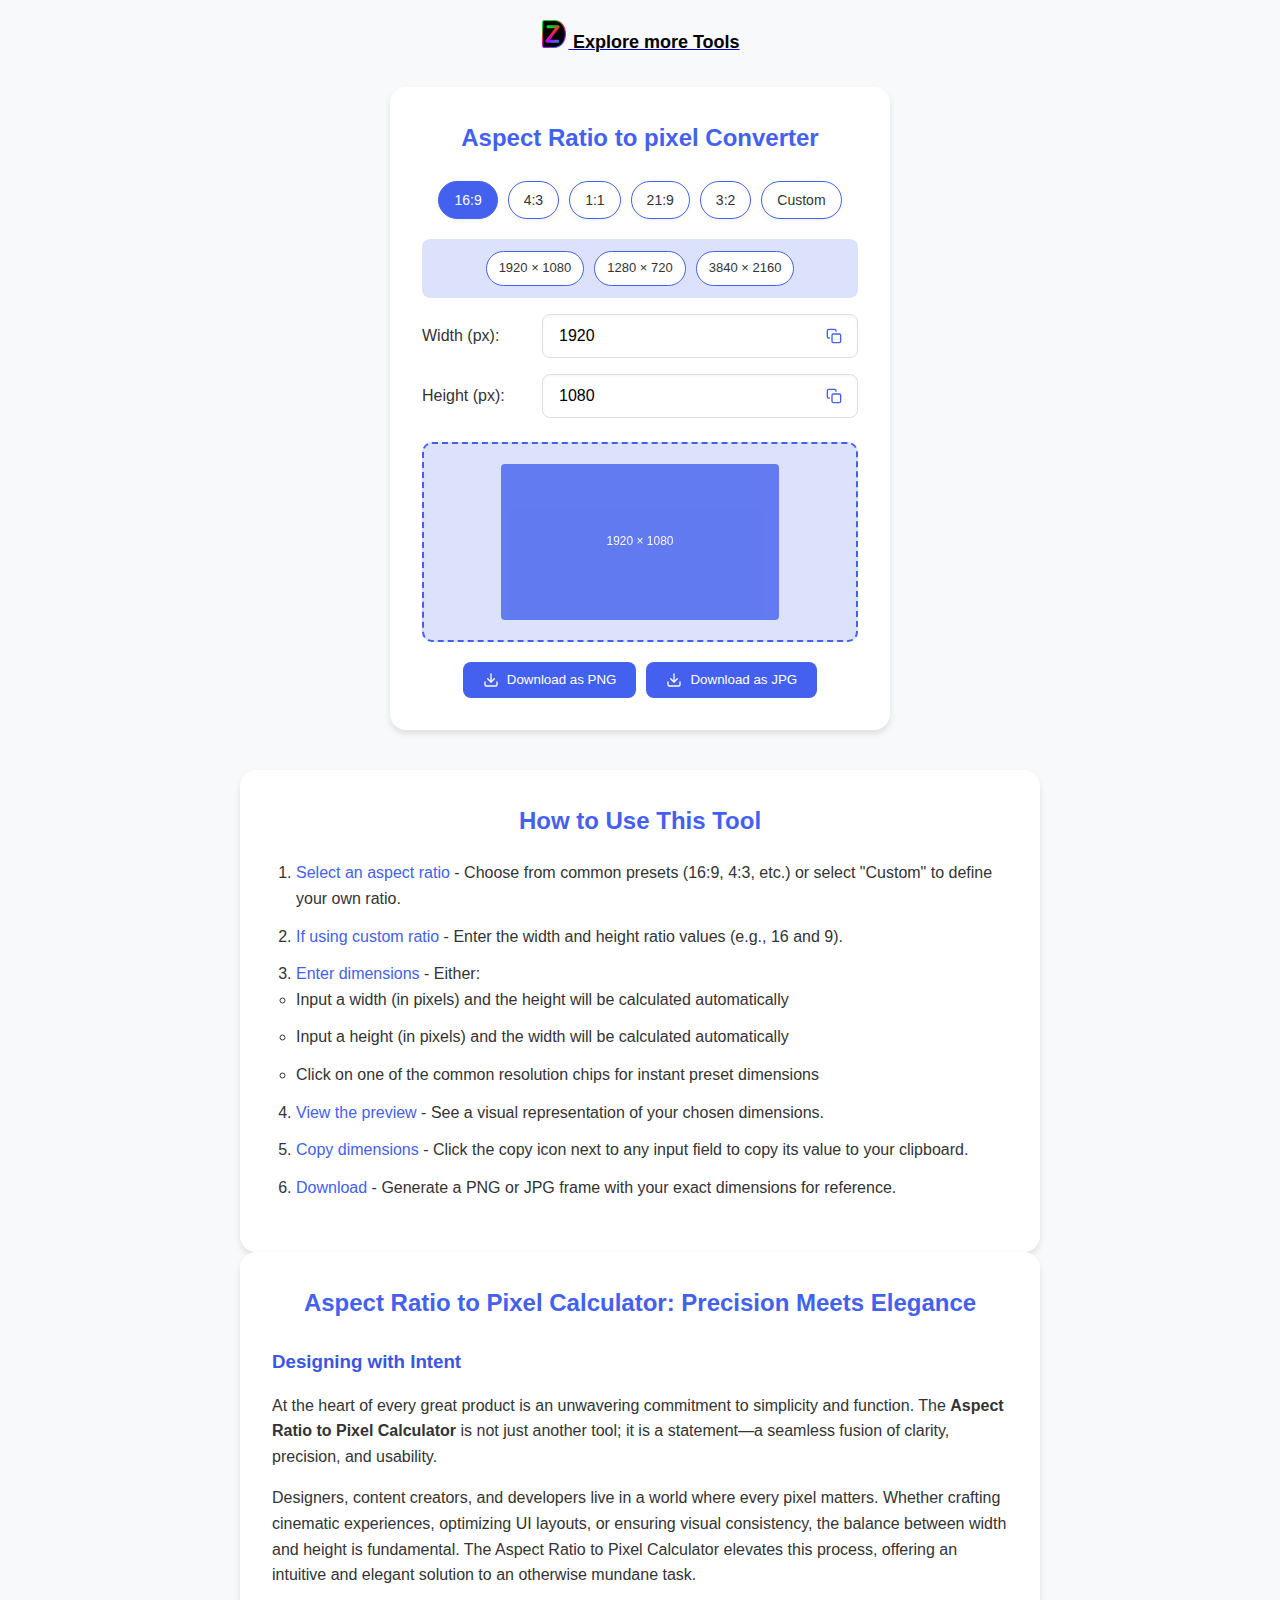
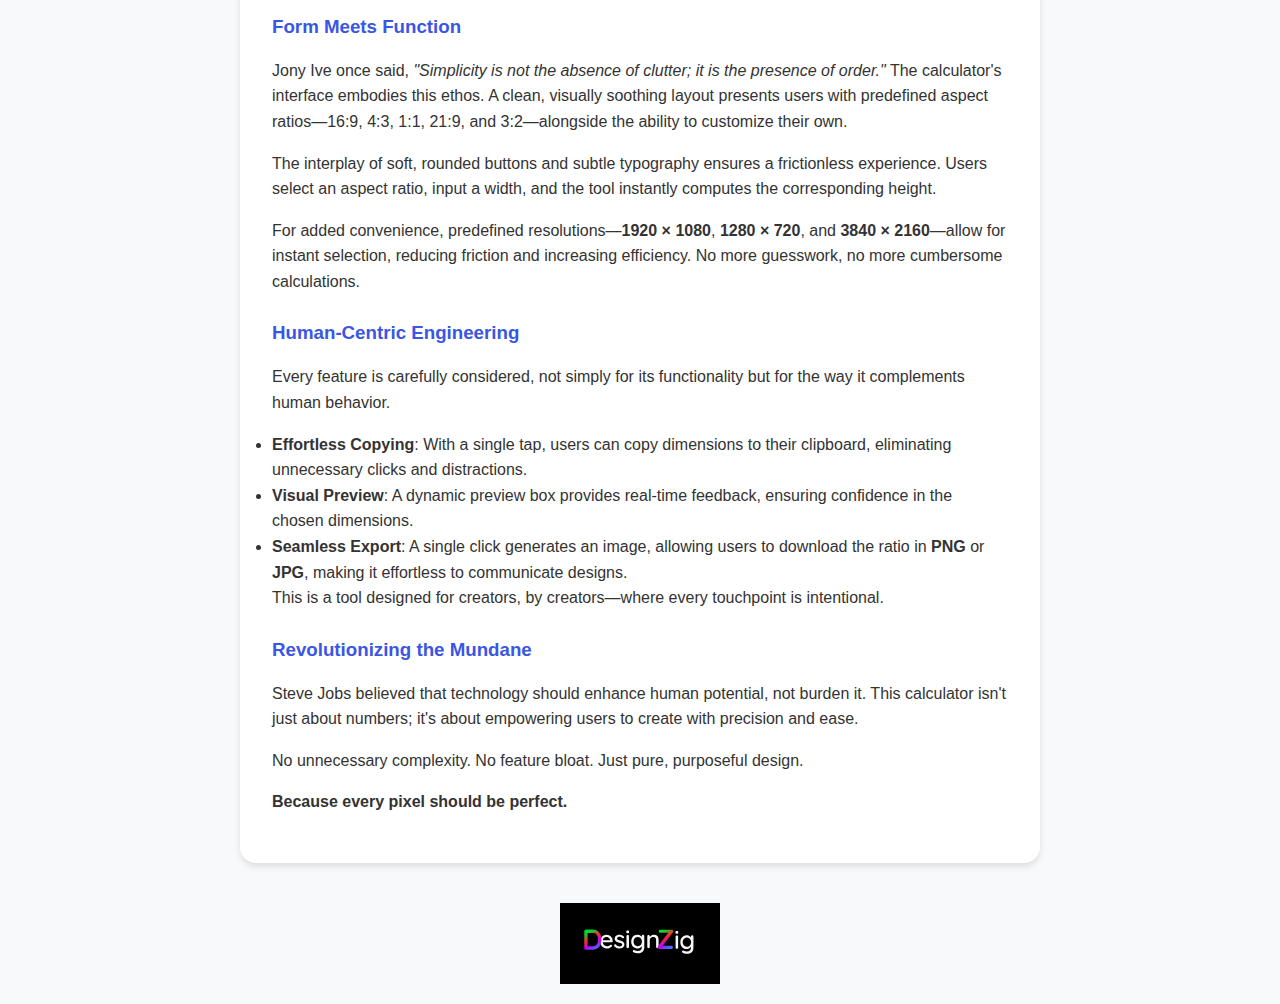
<file: aspect-ratio-to-pixel-converter.html>
<!DOCTYPE html>
<html lang="en">
<head>
    <meta charset="UTF-8">
    <meta name="viewport" content="width=device-width, initial-scale=1.0">
    <title>Aspect Ratio to pixel Converter</title>
    <style>
        :root {
            --primary: #4361ee;
            --primary-light: #4361ee30;
            --primary-dark: #3a56e4;
            --text: #333;
            --background: #f8f9fa;
            --card: #ffffff;
            --border: #e0e0e0;
            --shadow: 0 4px 6px rgba(0, 0, 0, 0.1);
        }

        * {
            box-sizing: border-box;
            margin: 0;
            padding: 0;
            transition: all 0.3s ease;
        }

        body {
            font-family: 'Segoe UI', Roboto, -apple-system, BlinkMacSystemFont, sans-serif;
            color: var(--text);
            background-color: var(--background);
            line-height: 1.6;
            padding: 20px;
            display: flex;
            flex-direction: column;
            align-items: center;
            min-height: 100vh;
        }

.header {
            display: flex;
            align-items: center;
            margin-bottom: 30px;
        }

        .logo {
            font-size: 24px;
            font-weight: bold;
            display: flex;
            align-items: center;
            text-decoration: none;
            color: white;
        }

        .logo:hover {
            opacity: 0.9;
        }

        .logo-icon {
            width: 28px;
            height: 28px;
            border-radius: 6px;
            background: black;
            position: relative;
            margin-right: 10px;
            overflow: hidden;
        }

        .logo-icon::before {
            content: "";
            position: absolute;
            width: 20px;
            height: 20px;
            top: 4px;
            left: 4px;
            background: linear-gradient(135deg, #ff3366, #33ccff);
            clip-path: polygon(0 0, 100% 0, 100% 100%, 50% 50%, 0 100%);
        }



.header span {
    color: black; /* Make text white */
    font-size: 18px; /* Adjust text size */
    font-weight: bold;
}

        .footer {
            background-color: black;
            display: flex;
            justify-content: flex-end;
            padding: 20px 0;
            margin-top: auto;
            padding-left: 24px;
            padding-right: 24px;
        }

        .footer-logo {
            font-size: 20px;
            font-weight: bold;
        }



        .container {
            background: var(--card);
            padding: 32px;
            border-radius: 16px;
            box-shadow: var(--shadow);
            max-width: 500px;
            width: 100%;
            margin-bottom: 40px;
        }

        h2 {
            color: var(--primary);
            margin-bottom: 24px;
            text-align: center;
            font-weight: 600;
        }

        .aspect-ratio-buttons {
            display: flex;
            justify-content: center;
            gap: 10px;
            flex-wrap: wrap;
            margin-bottom: 20px;
        }

        .aspect-ratio-buttons button {
            padding: 10px 15px;
            border: 1px solid var(--primary);
            border-radius: 50px;
            background: var(--card);
            color: var(--text);
            cursor: pointer;
            font-size: 14px;
            font-weight: 500;
            transition: all 0.2s ease;
            box-shadow: 0 2px 4px rgba(0, 0, 0, 0.05);
        }

        .aspect-ratio-buttons button:hover {
            transform: translateY(-2px);
            box-shadow: 0 4px 8px rgba(0, 0, 0, 0.1);
        }

        .aspect-ratio-buttons button.active {
            background: var(--primary);
            color: white;
        }

        .common-resolutions {
            background-color: var(--primary-light);
            padding: 12px 16px;
            border-radius: 8px;
            margin: 16px 0;
            font-size: 14px;
            text-align: center;
            display: flex;
            flex-wrap: wrap;
            justify-content: center;
            gap: 10px;
        }

        .resolution-chip {
            background: var(--card);
            border: 1px solid var(--primary);
            padding: 6px 12px;
            border-radius: 50px;
            cursor: pointer;
            transition: all 0.2s;
            font-size: 13px;
        }

        .resolution-chip:hover {
            background: var(--primary);
            color: white;
            transform: scale(1.05);
        }

        .input-group {
            display: flex;
            align-items: center;
            margin-bottom: 16px;
            position: relative;
        }

        .input-group label {
            width: 120px;
            font-weight: 500;
            color: var(--text);
        }

        .input-group input {
            flex: 1;
            padding: 12px 16px;
            border: 1px solid var(--border);
            border-radius: 8px;
            font-size: 16px;
            outline: none;
            box-shadow: inset 0 1px 3px rgba(0, 0, 0, 0.05);
            padding-right: 40px; /* Space for copy icon */
        }

        .input-group input:focus {
            border-color: var(--primary);
            box-shadow: 0 0 0 3px var(--primary-light);
        }

        .copy-icon {
            position: absolute;
            right: 12px;
            top: 50%;
            transform: translateY(-50%);
            cursor: pointer;
            color: var(--primary);
            background: none;
            border: none;
            display: flex;
            align-items: center;
            justify-content: center;
            width: 24px;
            height: 24px;
        }

        .copy-icon:hover {
            color: var(--primary-dark);
        }

        .custom-ratio-container {
            display: none;
            gap: 10px;
            margin: 16px 0;
            align-items: center;
            justify-content: space-between;
        }

        .custom-ratio-container label {
            font-size: 14px;
            font-weight: 500;
        }

        .custom-ratio-container input {
            width: 80px;
            padding: 10px;
            border: 1px solid var(--border);
            border-radius: 8px;
            text-align: center;
            font-size: 14px;
        }

        .custom-ratio-container .ratio-divider {
            font-weight: bold;
            font-size: 18px;
        }

        .preview-container {
            display: flex;
            justify-content: center;
            align-items: center;
            height: 200px;
            border: 2px dashed var(--primary);
            margin-top: 24px;
            border-radius: 10px;
            position: relative;
            background-color: var(--primary-light);
            overflow: hidden;
        }

        .preview-box {
            background-color: var(--primary);
            position: absolute;
            transition: all 0.3s ease;
            border-radius: 4px;
            display: flex;
            justify-content: center;
            align-items: center;
            color: white;
            font-size: 12px;
            opacity: 0.8;
        }

        .dimension-display {
            display: none;
            position: absolute;
            left: 10px;
            top: 10px;
            background-color: rgba(255, 255, 255, 0.8);
            border-radius: 4px;
            padding: 4px 8px;
            font-size: 12px;
            color: var(--text);
        }

        .preview-container:hover .dimension-display {
            display: block;
        }

        .download-options {
            display: flex;
            justify-content: center;
            gap: 10px;
            margin-top: 20px;
        }

        .download-button {
            padding: 10px 20px;
            background-color: var(--primary);
            color: white;
            border: none;
            border-radius: 8px;
            cursor: pointer;
            font-weight: 500;
            display: flex;
            align-items: center;
            gap: 8px;
            transition: all 0.2s;
        }

        .download-button:hover {
            background-color: var(--primary-dark);
            transform: translateY(-2px);
        }

        .download-button svg {
            width: 16px;
            height: 16px;
        }

        .toast {
            position: fixed;
            bottom: 20px;
            left: 50%;
            transform: translateX(-50%);
            background-color: #333;
            color: white;
            padding: 8px 16px;
            border-radius: 4px;
            font-size: 14px;
            opacity: 0;
            transition: opacity 0.3s;
            z-index: 1000;
        }

        .toast.show {
            opacity: 1;
        }

        .description-container {
            max-width: 800px;
            width: 100%;
            background: var(--card);
            padding: 32px;
            border-radius: 16px;
            box-shadow: var(--shadow);
            margin-bottom: 40px;
        }

        .description-container h2 {
            color: var(--primary);
            margin-bottom: 20px;
        }

        .description-container h3 {
            color: var(--primary-dark);
            margin-top: 24px;
            margin-bottom: 16px;
        }

        .description-container p {
            margin-bottom: 16px;
        }

        .description-container blockquote {
            border-left: 4px solid var(--primary-light);
            padding-left: 16px;
            margin: 16px 0;
            font-style: italic;
        }

        .guide-container {
            max-width: 800px;
            width: 100%;
            background: var(--card);
            padding: 32px;
            border-radius: 16px;
            box-shadow: var(--shadow);
        }

        .guide-container h2 {
            color: var(--primary);
            margin-bottom: 20px;
        }

        .guide-container ol {
            padding-left: 24px;
            margin-bottom: 20px;
        }

        .guide-container li {
            margin-bottom: 12px;
        }

        .guide-container .step-highlight {
            font-weight: 500;
            color: var(--primary);
        }

        @media (max-width: 600px) {
            .container, .description-container, .guide-container {
                padding: 20px;
            }
            
            .input-group {
                flex-direction: column;
                align-items: flex-start;
            }
            
            .input-group label {
                margin-bottom: 8px;
            }

            .download-options {
                flex-direction: column;
            }
        }
    </style>
</head>

<script async src="https://www.googletagmanager.com/gtag/js?id=G-JQH3HJ07YG"></script>
<script>
  window.dataLayer = window.dataLayer || [];
  function gtag(){dataLayer.push(arguments);}
  gtag('js', new Date());

  gtag('config', 'G-JQH3HJ07YG');
</script>

<script type="text/javascript">
    (function(c,l,a,r,i,t,y){
        c[a]=c[a]||function(){(c[a].q=c[a].q||[]).push(arguments)};
        t=l.createElement(r);t.async=1;t.src="https://www.clarity.ms/tag/"+i;
        y=l.getElementsByTagName(r)[0];y.parentNode.insertBefore(t,y);
    })(window, document, "clarity", "script", "qm5mrrp6sm");
</script>


<body>
    <div class="header">
    <a href="https://tools.designzig.com">
             <img src="logos/designzig-mark.svg" alt="Logo">
            <span>Explore more Tools</span>
    </a>
    </div>

    <div class="container">
        <h2>Aspect Ratio to pixel Converter</h2>
        <div class="aspect-ratio-buttons" id="aspectRatioContainer">
            <button onclick="setAspectRatio('16:9', this)">16:9</button>
            <button onclick="setAspectRatio('4:3', this)">4:3</button>
            <button onclick="setAspectRatio('1:1', this)">1:1</button>
            <button onclick="setAspectRatio('21:9', this)">21:9</button>
            <button onclick="setAspectRatio('3:2', this)">3:2</button>
            <button onclick="toggleCustomRatio(this)">Custom</button>
        </div>
        
        <div class="custom-ratio-container" id="customRatioContainer">
            <label>Width Ratio:</label>
            <input type="number" id="customWidthRatio" placeholder="Width ratio" min="1" oninput="setCustomAspectRatio()">
            <div class="ratio-divider">:</div>
            <label>Height Ratio:</label>
            <input type="number" id="customHeightRatio" placeholder="Height ratio" min="1" oninput="setCustomAspectRatio()">
        </div>
        
        <div class="common-resolutions" id="commonResolutions"></div>
        
        <div class="input-group">
            <label for="width">Width (px):</label>
            <input type="number" id="width" placeholder="Enter width" min="1" oninput="calculateHeight()">
            <button class="copy-icon" onclick="copyToClipboard('width')" title="Copy width">
                <svg xmlns="http://www.w3.org/2000/svg" width="16" height="16" viewBox="0 0 24 24" fill="none" stroke="currentColor" stroke-width="2" stroke-linecap="round" stroke-linejoin="round">
                    <rect x="9" y="9" width="13" height="13" rx="2" ry="2"></rect>
                    <path d="M5 15H4a2 2 0 0 1-2-2V4a2 2 0 0 1 2-2h9a2 2 0 0 1 2 2v1"></path>
                </svg>
            </button>
        </div>
        
        <div class="input-group">
            <label for="height">Height (px):</label>
            <input type="number" id="height" placeholder="Enter height" min="1" oninput="calculateWidth()">
            <button class="copy-icon" onclick="copyToClipboard('height')" title="Copy height">
                <svg xmlns="http://www.w3.org/2000/svg" width="16" height="16" viewBox="0 0 24 24" fill="none" stroke="currentColor" stroke-width="2" stroke-linecap="round" stroke-linejoin="round">
                    <rect x="9" y="9" width="13" height="13" rx="2" ry="2"></rect>
                    <path d="M5 15H4a2 2 0 0 1-2-2V4a2 2 0 0 1 2-2h9a2 2 0 0 1 2 2v1"></path>
                </svg>
            </button>
        </div>

        <div class="preview-container">
            <div id="previewBox" class="preview-box"></div>
            <div class="dimension-display" id="dimensionDisplay"></div>
        </div>

        <div class="download-options">
            <button class="download-button" onclick="downloadFrame('png')">
                <svg xmlns="http://www.w3.org/2000/svg" width="16" height="16" viewBox="0 0 24 24" fill="none" stroke="currentColor" stroke-width="2" stroke-linecap="round" stroke-linejoin="round">
                    <path d="M21 15v4a2 2 0 0 1-2 2H5a2 2 0 0 1-2-2v-4"></path>
                    <polyline points="7 10 12 15 17 10"></polyline>
                    <line x1="12" y1="15" x2="12" y2="3"></line>
                </svg>
                Download as PNG
            </button>
            <button class="download-button" onclick="downloadFrame('jpg')">
                <svg xmlns="http://www.w3.org/2000/svg" width="16" height="16" viewBox="0 0 24 24" fill="none" stroke="currentColor" stroke-width="2" stroke-linecap="round" stroke-linejoin="round">
                    <path d="M21 15v4a2 2 0 0 1-2 2H5a2 2 0 0 1-2-2v-4"></path>
                    <polyline points="7 10 12 15 17 10"></polyline>
                    <line x1="12" y1="15" x2="12" y2="3"></line>
                </svg>
                Download as JPG
            </button>
        </div>
    </div>

    <div class="guide-container">
        <h2>How to Use This Tool</h2>
        <ol>
            <li><span class="step-highlight">Select an aspect ratio</span> - Choose from common presets (16:9, 4:3, etc.) or select "Custom" to define your own ratio.</li>
            <li><span class="step-highlight">If using custom ratio</span> - Enter the width and height ratio values (e.g., 16 and 9).</li>
            <li><span class="step-highlight">Enter dimensions</span> - Either:
                <ul>
                    <li>Input a width (in pixels) and the height will be calculated automatically</li>
                    <li>Input a height (in pixels) and the width will be calculated automatically</li>
                    <li>Click on one of the common resolution chips for instant preset dimensions</li>
                </ul>
            </li>
            <li><span class="step-highlight">View the preview</span> - See a visual representation of your chosen dimensions.</li>
            <li><span class="step-highlight">Copy dimensions</span> - Click the copy icon next to any input field to copy its value to your clipboard.</li>
            <li><span class="step-highlight">Download</span> - Generate a PNG or JPG frame with your exact dimensions for reference.</li>
        </ol>
    </div>

    <div class="description-container">
        <h2>Aspect Ratio to Pixel Calculator: Precision Meets Elegance</h2>

        <h3>Designing with Intent</h3>
        <p>At the heart of every great product is an unwavering commitment to simplicity and function. The <strong>Aspect Ratio to Pixel Calculator</strong> is not just another tool; it is a statement—a seamless fusion of clarity, precision, and usability.</p>
        <p>Designers, content creators, and developers live in a world where every pixel matters. Whether crafting cinematic experiences, optimizing UI layouts, or ensuring visual consistency, the balance between width and height is fundamental. The Aspect Ratio to Pixel Calculator elevates this process, offering an intuitive and elegant solution to an otherwise mundane task.</p>

        <h3>Form Meets Function</h3>
        <p>Jony Ive once said, <em>"Simplicity is not the absence of clutter; it is the presence of order."</em> The calculator's interface embodies this ethos. A clean, visually soothing layout presents users with predefined aspect ratios—16:9, 4:3, 1:1, 21:9, and 3:2—alongside the ability to customize their own.</p>
        <p>The interplay of soft, rounded buttons and subtle typography ensures a frictionless experience. Users select an aspect ratio, input a width, and the tool instantly computes the corresponding height.</p>
        <p>For added convenience, predefined resolutions—<strong>1920 × 1080</strong>, <strong>1280 × 720</strong>, and <strong>3840 × 2160</strong>—allow for instant selection, reducing friction and increasing efficiency. No more guesswork, no more cumbersome calculations.</p>

        <h3>Human-Centric Engineering</h3>
        <p>Every feature is carefully considered, not simply for its functionality but for the way it complements human behavior.</p>
        <ul>
            <li><strong>Effortless Copying</strong>: With a single tap, users can copy dimensions to their clipboard, eliminating unnecessary clicks and distractions.</li>
            <li><strong>Visual Preview</strong>: A dynamic preview box provides real-time feedback, ensuring confidence in the chosen dimensions.</li>
            <li><strong>Seamless Export</strong>: A single click generates an image, allowing users to download the ratio in <strong>PNG</strong> or <strong>JPG</strong>, making it effortless to communicate designs.</li>
        </ul>
        <p>This is a tool designed for creators, by creators—where every touchpoint is intentional.</p>

        <h3>Revolutionizing the Mundane</h3>
        <p>Steve Jobs believed that technology should enhance human potential, not burden it. This calculator isn't just about numbers; it's about empowering users to create with precision and ease.</p>
        <p>No unnecessary complexity. No feature bloat. Just pure, purposeful design.</p>
        <p><strong>Because every pixel should be perfect.</strong></p>
    </div>

    <div id="toast" class="toast"></div>

    <div class="footer">
        <div class="footer-logo">
            <a href="https://designzig.com">
            <img src="logos/designzig-logo.svg" alt="DesignZig Logo">
        </a>
        </div>
    
    <script>
        // Common resolutions for different aspect ratios
        const commonResolutions = {
            "16:9": [
                { width: 1920, height: 1080 }, // Full HD
                { width: 1280, height: 720 },  // HD
                { width: 3840, height: 2160 }  // 4K
            ],
            "4:3": [
                { width: 1024, height: 768 },
                { width: 800, height: 600 },
                { width: 1600, height: 1200 }
            ],
            "1:1": [
                { width: 1080, height: 1080 },
                { width: 800, height: 800 },
                { width: 1500, height: 1500 }
            ],
            "21:9": [
                { width: 2560, height: 1080 },
                { width: 3440, height: 1440 },
                { width: 5120, height: 2160 }
            ],
            "3:2": [
                { width: 1080, height: 720 },
                { width: 1500, height: 1000 },
                { width: 3000, height: 2000 }
            ]
        };

        let selectedRatio = "16:9";
        
        // Initialize on load
        window.onload = function() {
            // Set default aspect ratio
            const defaultButton = document.querySelector('.aspect-ratio-buttons button');
            defaultButton.classList.add('active');
            setAspectRatio('16:9', defaultButton);
        };

        function setAspectRatio(ratio, button) {
            selectedRatio = ratio;
            
            // Update active button
            document.querySelectorAll(".aspect-ratio-buttons button").forEach(btn => btn.classList.remove("active"));
            button.classList.add("active");
            
            // Hide custom ratio inputs
            document.getElementById("customRatioContainer").style.display = "none";
            
            // Show common resolutions
            showCommonResolutions(ratio);
            
            // Set default resolution if inputs are empty
            const widthInput = document.getElementById("width");
            const heightInput = document.getElementById("height");
            
            if (!widthInput.value && !heightInput.value && commonResolutions[ratio]) {
                const defaultResolution = commonResolutions[ratio][0];
                widthInput.value = defaultResolution.width;
                heightInput.value = defaultResolution.height;
                updatePreview(defaultResolution.width, defaultResolution.height);
            } else if (widthInput.value) {
                calculateHeight();
            } else if (heightInput.value) {
                calculateWidth();
            }
        }

        function showCommonResolutions(ratio) {
            const container = document.getElementById("commonResolutions");
            container.innerHTML = "";
            
            if (!commonResolutions[ratio]) {
                container.style.display = "none";
                return;
            }
            
            container.style.display = "flex";
            const resolutions = commonResolutions[ratio];
            
            resolutions.forEach(res => {
                const chip = document.createElement("div");
                chip.className = "resolution-chip";
                chip.textContent = `${res.width} × ${res.height}`;
                chip.onclick = function() {
                    document.getElementById("width").value = res.width;
                    document.getElementById("height").value = res.height;
                    updatePreview(res.width, res.height);
                }
                container.appendChild(chip);
            });
        }

        function toggleCustomRatio(button) {
            document.querySelectorAll(".aspect-ratio-buttons button").forEach(btn => btn.classList.remove("active"));
            button.classList.add("active");
            
            const customContainer = document.getElementById("customRatioContainer");
            customContainer.style.display = "flex";
            
            // Clear common resolutions
            document.getElementById("commonResolutions").innerHTML = "";
            document.getElementById("commonResolutions").style.display = "none";
        }

        function setCustomAspectRatio() {
            let widthRatio = document.getElementById("customWidthRatio").value;
            let heightRatio = document.getElementById("customHeightRatio").value;
            
            if (widthRatio && heightRatio) {
                selectedRatio = `${widthRatio}:${heightRatio}`;
                
                // If input fields are empty, set some default values
                const widthInput = document.getElementById("width");
                const heightInput = document.getElementById("height");
                
                if (!widthInput.value && !heightInput.value) {
                    widthInput.value = widthRatio * 100;
                    calculateHeight();
                } else if (widthInput.value) {
                    calculateHeight();
                } else if (heightInput.value) {
                    calculateWidth();
                }
            }
        }

        function getAspectRatioValues() {
            return selectedRatio.split(":").map(Number);
        }

        function calculateHeight() {
            let [wRatio, hRatio] = getAspectRatioValues();
            let width = document.getElementById("width").value;
            
            if (width) {
                let height = Math.round((width / wRatio) * hRatio);
                document.getElementById("height").value = height;
                updatePreview(width, height);
            }
        }

        function calculateWidth() {
            let [wRatio, hRatio] = getAspectRatioValues();
            let height = document.getElementById("height").value;
            
            if (height) {
                let width = Math.round((height / hRatio) * wRatio);
                document.getElementById("width").value = width;
                updatePreview(width, height);
            }
        }

        function updatePreview(width, height) {
            let previewBox = document.getElementById("previewBox");
            let previewContainer = document.querySelector(".preview-container");
            let dimensionDisplay = document.getElementById("dimensionDisplay");
            
            // Get container dimensions
            let containerWidth = previewContainer.clientWidth - 40; // Padding
            let containerHeight = previewContainer.clientHeight - 40; // Padding
            
            // Calculate the scale to fit within container
            let scaleWidth = containerWidth / width;
            let scaleHeight = containerHeight / height;
            let scale = Math.min(scaleWidth, scaleHeight);
            
            // Apply the scale
            let scaledWidth = width * scale;
            let scaledHeight = height * scale;
            
            previewBox.style.width = scaledWidth + "px";
            previewBox.style.height = scaledHeight + "px";
            previewBox.textContent = `${width} × ${height}`;
            
            dimensionDisplay.textContent = `${width} × ${height} (${selectedRatio})`;
        }

        function copyToClipboard(fieldId) {
            const field = document.getElementById(fieldId);
            field.select();
            document.execCommand('copy');
            
            // Show toast notification
            const toast = document.getElementById('toast');
            toast.textContent = `Copied: ${field.value}`;
            toast.classList.add('show');
            
            // Hide toast after 2 seconds
            setTimeout(() => {
                toast.classList.remove('show');
            }, 2000);
        }

        function downloadFrame(format) {
            const width = parseInt(document.getElementById('width').value);
            const height = parseInt(document.getElementById('height').value);
            
            if (!width || !height) {
                const toast = document.getElementById('toast');
                toast.textContent = 'Please enter width and height values';
                toast.classList.add('show');
                setTimeout(() => {
                    toast.classList.remove('show');
                }, 2000);
                return;
            }
            
            // Create canvas
            const canvas = document.createElement('canvas');
            canvas.width = width;
            canvas.height = height;
            const ctx = canvas.getContext('2d');
            
            // Fill with color (same as preview box)
            ctx.fillStyle = getComputedStyle(document.documentElement).getPropertyValue('--primary');
            ctx.fillRect(0, 0, width, height);
            
            // Add text showing dimensions
            ctx.fillStyle = 'white';
            ctx.font = `${Math.max(16, Math.min(width, height) / 20)}px Arial`;
            ctx.textAlign = 'center';
            ctx.textBaseline = 'middle';
            ctx.fillText(`${width} × ${height}`, width / 2, height / 2);
            
            // Convert canvas to data URL and trigger download
            const dataURL = format === 'png' ? 
                canvas.toDataURL('image/png') : 
                canvas.toDataURL('image/jpeg', 0.9);
            
            // Create download link
            const link = document.createElement('a');
            link.download = `frame-${width}x${height}.${format}`;
            link.href = dataURL;
            document.body.appendChild(link);
            link.click();
            document.body.removeChild(link);
            
            // Show toast notification
            const toast = document.getElementById('toast');
            toast.textContent = `Downloading ${width}×${height} ${format.toUpperCase()} frame`;
            toast.classList.add('show');
            setTimeout(() => {
                toast.classList.remove('show');
            }, 2000);
        }
    </script>
</body>
</html>
</file>
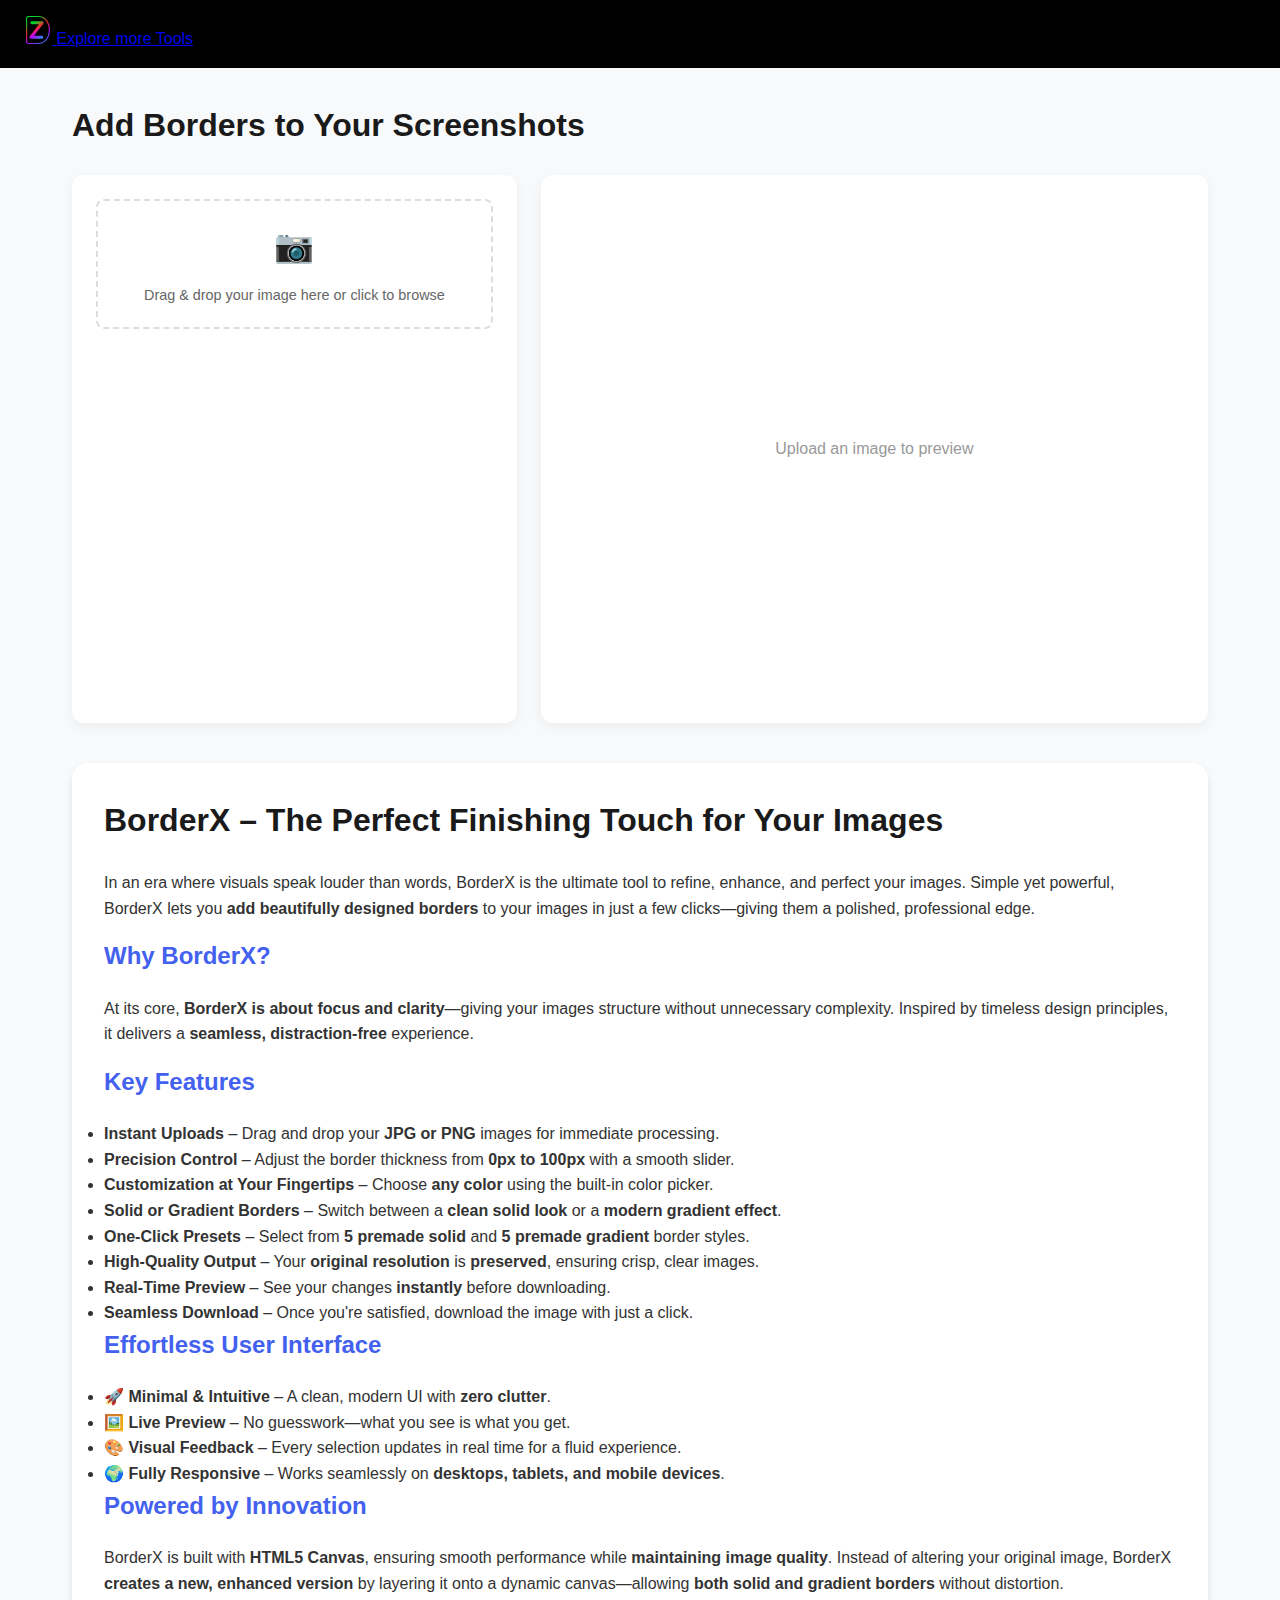
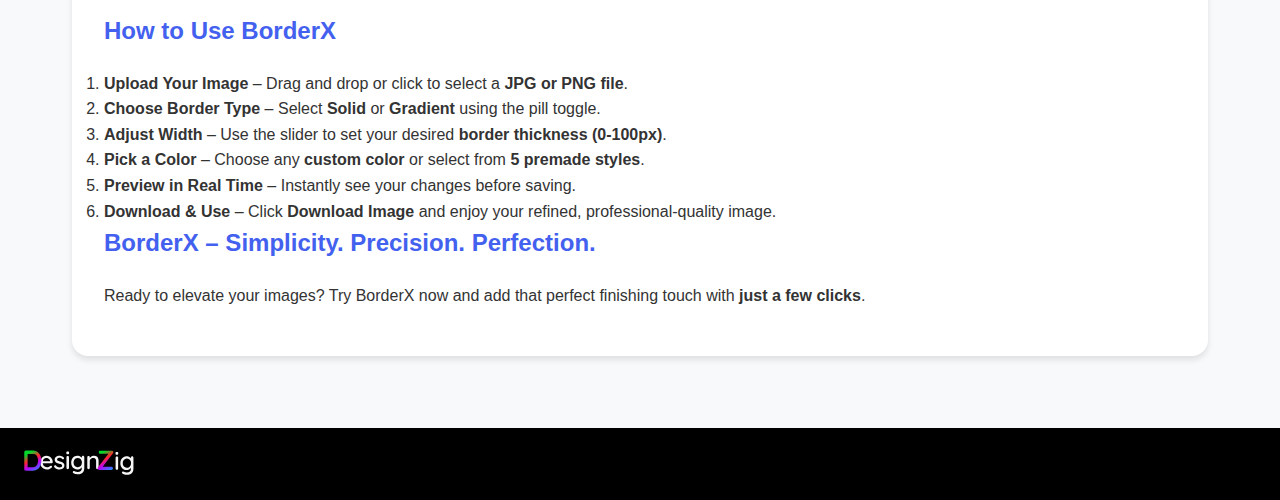
<file: image-border-x.html>
<!DOCTYPE html>
<html lang="en">
<head>
    <meta charset="UTF-8">
    <meta name="viewport" content="width=device-width, initial-scale=1.0">
    <title>BorderX - Add Borders to Screenshots</title>
    <style>
        :root {
            --primary: #4361ee;
            --primary-light: #4361ee30;
            --primary-dark: #3a56e4;
            --text: #333;
            --background: #f8f9fa;
            --card: #ffffff;
            --border: #e0e0e0;
            --shadow: 0 4px 6px rgba(0, 0, 0, 0.1);
        }

        * {
            box-sizing: border-box;
            margin: 0;
            padding: 0;
            transition: all 0.3s ease;
        }
        
        body {
            font-family: 'Segoe UI', Roboto, -apple-system, BlinkMacSystemFont, sans-serif;
            color: var(--text);
            background-color: var(--background);
            line-height: 1.6;
            padding: 0px;
            display: column;
            flex-direction: column;
            align-items: center;
            min-height: 100vh;
        }
        
        header, footer {
            background-color: #000;
            color: #fff;
            padding: 16px 24px;
            display: flex;
            justify-content: space-between;
            align-items: center;
        }
        
        .logo-container {
            display: flex;
            align-items: center;
            gap: 8px;
        }
        
        .logo {
            width: 36px;
            height: 36px;
            background-color: #fff;
            border-radius: 50%;
            display: flex;
            justify-content: center;
            align-items: center;
            font-weight: bold;
            color: #000;
        }
        
        .logo-text {
            font-size: 1.2rem;
            font-weight: bold;
        }
        
        .header-links a, .footer-links a {
            color: #fff;
            text-decoration: none;
            margin-left: 16px;
            transition: color 0.2s;
        }
        
        .header-links a:hover, .footer-links a:hover {
            color: #ccc;
        }
        
        main {
            flex: 1;
            padding: 32px;
            max-width: 1200px;
            margin: 0 auto;
            width: 100%;
        }
        
        .container {
            display: grid;
            grid-template-columns: 0.8fr 1.2fr;
            gap: 24px;
        }
        
        @media (max-width: 768px) {
            .container {
                grid-template-columns: 1fr;
            }
        }
        
        .control-panel {
            background-color: #fff;
            border-radius: 12px;
            padding: 24px;
            box-shadow: 0 4px 12px rgba(0, 0, 0, 0.05);
        }
        
        .preview-panel {
            background-color: #fff;
            border-radius: 12px;
            padding: 24px;
            box-shadow: 0 4px 12px rgba(0, 0, 0, 0.05);
            display: flex;
            flex-direction: column;
            align-items: center;
            justify-content: center;
        }
        
        h1 {
            margin-bottom: 24px;
            font-size: 2rem;
            color: #1a1a1a;
            font-weight: 700;
        }
        
        .upload-area {
            border: 2px dashed #ddd;
            border-radius: 8px;
            padding: 20px;
            text-align: center;
            margin-bottom: 24px;
            cursor: pointer;
            transition: border-color 0.2s;
        }
        
        .upload-area:hover {
            border-color: #7c55fe;
        }
        
        .upload-area p {
            margin-top: 12px;
            color: #666;
            font-size: 0.9rem;
        }
        
        .icon {
            font-size: 32px;
            color: #7c55fe;
        }
        
        .control-group {
            margin-bottom: 24px;
        }
        
        .control-label {
            display: block;
            margin-bottom: 8px;
            font-weight: 600;
            color: #555;
        }
        
        .range-control {
            display: flex;
            align-items: center;
            gap: 12px;
        }
        
        input[type="range"] {
            flex: 1;
            height: 6px;
            -webkit-appearance: none;
            appearance: none;
            width: 100%;
            background: #ddd;
            border-radius: 3px;
            outline: none;
        }
        
        input[type="range"]::-webkit-slider-thumb {
            -webkit-appearance: none;
            appearance: none;
            width: 18px;
            height: 18px;
            border-radius: 50%;
            background: #7c55fe;
            cursor: pointer;
        }
        
        input[type="range"]::-moz-range-thumb {
            width: 18px;
            height: 18px;
            border-radius: 50%;
            background: #7c55fe;
            cursor: pointer;
            border: none;
        }
        
        .range-value {
            min-width: 48px;
            text-align: center;
            font-weight: 600;
            color: #555;
        }
        
        .color-picker {
            display: flex;
            justify-content: space-between;
            align-items: center;
        }
        
        input[type="color"] {
            -webkit-appearance: none;
            border: none;
            width: 36px;
            height: 36px;
            border-radius: 50%;
            cursor: pointer;
            margin-right: 10px;
        }
        
        input[type="color"]::-webkit-color-swatch-wrapper {
            padding: 0;
            border-radius: 50%;
        }
        
        input[type="color"]::-webkit-color-swatch {
            border: none;
            border-radius: 50%;
        }
        
        .toggle-pills {
            display: flex;
            gap: 8px;
            margin-bottom: 16px;
        }
        
        .pill {
            padding: 8px 16px;
            background-color: #f0f0f0;
            border-radius: 24px;
            font-size: 14px;
            font-weight: 500;
            cursor: pointer;
            transition: all 0.2s;
            border: 2px solid transparent;
        }
        
        .pill:hover {
            background-color: #e6e6e6;
        }
        
        .pill.active {
            background-color: #7c55fe;
            color: white;
            border-color: #7c55fe;
        }
        
        .premade-borders {
            display: grid;
            grid-template-columns: repeat(5, 1fr);
            gap: 8px;
            margin-top: 12px;
        }
        
        .border-option {
            width: 100%;
            aspect-ratio: 1;
            border-radius: 8px;
            cursor: pointer;
            transition: transform 0.2s;
            overflow: hidden;
            position: relative;
        }
        
        .border-option:hover {
            transform: scale(1.05);
        }
        
        .border-option.active {
            outline: 3px solid #7c55fe;
        }
        
        .border-option-inner {
            position: absolute;
            top: 10%;
            left: 10%;
            width: 80%;
            height: 80%;
            background-color: #fff;
            border-radius: 4px;
        }
        
        .gradient-options {
            display: grid;
            grid-template-columns: repeat(5, 1fr);
            gap: 8px;
            margin-top: 12px;
        }
        
        .gradient-option {
            width: 100%;
            aspect-ratio: 1;
            border-radius: 8px;
            cursor: pointer;
            transition: transform 0.2s;
        }
        
        .gradient-option:hover {
            transform: scale(1.05);
        }
        
        .gradient-option.active {
            outline: 3px solid #7c55fe;
        }
        
        #previewImg {
            max-width: 100%;
            max-height: 500px;
            border-radius: 4px;
            display: none;
        }
        
        #previewContainer {
            display: flex;
            justify-content: center;
            align-items: center;
            width: 100%;
            height: 500px;
            position: relative;
        }
        
        #downloadBtn {
            margin-top: 24px;
            padding: 12px 24px;
            background-color: #7c55fe;
            color: white;
            border: none;
            border-radius: 24px;
            font-weight: 600;
            cursor: pointer;
            transition: background-color 0.2s;
            display: none;
        }
        
        #downloadBtn:hover {
            background-color: #6544d1;
        }
        
        .placeholder-text {
            color: #999;
            text-align: center;
        }
        
        footer {
            margin-top: auto;
        }
        
        .custom-gradient-container {
            margin-top: 12px;
        }
        
        .gradient-color-pickers {
            display: flex;
            gap: 16px;
            margin-top: 8px;
            align-items: center;
        }
        
        .gradient-color-picker {
            display: flex;
            align-items: center;
        }
        
        .angle-control {
            display: flex;
            align-items: center;
            margin-top: 12px;
            gap: 8px;
        }

        .description-container {
            max-width: 100%;
            width: 100%;
            background: var(--card);
            padding: 32px;
            border-radius: 16px;
            box-shadow: var(--shadow);
            margin-bottom: 40px;
            margin-top: 40px;
        }

        .description-container h2 {
            color: var(--primary);
            margin-bottom: 20px;
        }

        .description-container h3 {
            color: var(--primary-dark);
            margin-top: 24px;
            margin-bottom: 16px;
        }

        .description-container p {
            margin-bottom: 16px;
        }

        .description-container blockquote {
            border-left: 4px solid var(--primary-light);
            padding-left: 16px;
            margin: 16px 0;
            font-style: italic;
        }



    </style>
</head>
<body>
    <header>
        <a href="https://tools.designzig.com">
             <img src="logos/designzig-mark.svg" alt="Logo">
            <span>Explore more Tools</span>
    </a>
    </header>

    <main>
        <h1>Add Borders to Your Screenshots</h1>
        <div class="container">
            <div class="control-panel">
                <div id="uploadWrapper" class="upload-area">
                    <div class="icon">📷</div>
                    <p>Drag & drop your image here or click to browse</p>
                    <input type="file" id="imageUpload" accept=".jpg,.jpeg,.png" style="display: none;">
                </div>

                <div id="controlsContainer" style="display: none;">
                    <div class="control-group">
                        <span class="control-label">Border Style</span>
                        <div class="toggle-pills">
                            <div class="pill active" data-style="solid">Solid</div>
                            <div class="pill" data-style="gradient">Gradient</div>
                        </div>
                    </div>

                    <div id="solidControls">
                        <div class="control-group">
                            <span class="control-label">Border Width</span>
                            <div class="range-control">
                                <input type="range" id="borderWidth" min="0" max="100" value="20">
                                <span class="range-value" id="borderWidthValue">20px</span>
                            </div>
                        </div>
                        
                        <div class="control-group">
                            <span class="control-label">Border Color</span>
                            <div class="color-picker">
                                <input type="color" id="borderColor" value="#7c55fe">
                                <span id="colorHex">#7c55fe</span>
                            </div>
                        </div>
                        
                        <div class="control-group">
                            <span class="control-label">Premade Borders</span>
                            <div class="premade-borders">
                                <div class="border-option active" style="background-color: #7c55fe;" data-color="#7c55fe">
                                    <div class="border-option-inner"></div>
                                </div>
                                <div class="border-option" style="background-color: #ff5f5f;" data-color="#ff5f5f">
                                    <div class="border-option-inner"></div>
                                </div>
                                <div class="border-option" style="background-color: #4cd964;" data-color="#4cd964">
                                    <div class="border-option-inner"></div>
                                </div>
                                <div class="border-option" style="background-color: #ffcc00;" data-color="#ffcc00">
                                    <div class="border-option-inner"></div>
                                </div>
                                <div class="border-option" style="background-color: #000000;" data-color="#000000">
                                    <div class="border-option-inner"></div>
                                </div>
                            </div>
                        </div>
                    </div>

                    <div id="gradientControls" style="display: none;">
                        <div class="control-group">
                            <span class="control-label">Border Width</span>
                            <div class="range-control">
                                <input type="range" id="gradientBorderWidth" min="0" max="100" value="20">
                                <span class="range-value" id="gradientBorderWidthValue">20px</span>
                            </div>
                        </div>
                        
                        <div class="control-group">
                            <span class="control-label">Gradient Presets</span>
                            <div class="gradient-options">
                                <div class="gradient-option active" style="background: linear-gradient(45deg, #7c55fe, #ff5f5f);" data-gradient="linear-gradient(45deg, #7c55fe, #ff5f5f)"></div>
                                <div class="gradient-option" style="background: linear-gradient(45deg, #4cd964, #ffcc00);" data-gradient="linear-gradient(45deg, #4cd964, #ffcc00)"></div>
                                <div class="gradient-option" style="background: linear-gradient(45deg, #00d2ff, #3a7bd5);" data-gradient="linear-gradient(45deg, #00d2ff, #3a7bd5)"></div>
                                <div class="gradient-option" style="background: linear-gradient(45deg, #f857a6, #ff5858);" data-gradient="linear-gradient(45deg, #f857a6, #ff5858)"></div>
                                <div class="gradient-option" style="background: linear-gradient(45deg, #ad5389, #3c1053);" data-gradient="linear-gradient(45deg, #ad5389, #3c1053)"></div>
                            </div>
                        </div>
                        
                        <div class="control-group">
                            <span class="control-label">Custom Gradient</span>
                            <div class="custom-gradient-container">
                                <div class="gradient-color-pickers">
                                    <div class="gradient-color-picker">
                                        <input type="color" id="gradientColor1" value="#7c55fe">
                                        <span>Color 1</span>
                                    </div>
                                    <div class="gradient-color-picker">
                                        <input type="color" id="gradientColor2" value="#ff5f5f">
                                        <span>Color 2</span>
                                    </div>
                                </div>
                                <div class="angle-control">
                                    <span>Angle:</span>
                                    <div class="range-control">
                                        <input type="range" id="gradientAngle" min="0" max="360" value="45">
                                        <span class="range-value" id="gradientAngleValue">45°</span>
                                    </div>
                                </div>
                                <div id="customGradientPreview" style="height: 30px; border-radius: 6px; margin-top: 8px; background: linear-gradient(45deg, #7c55fe, #ff5f5f);"></div>
                            </div>
                        </div>
                    </div>
                </div>
            </div>

            <div class="preview-panel">
                <div id="previewContainer">
                    <p class="placeholder-text">Upload an image to preview</p>
                </div>
                <button id="downloadBtn">Download Image</button>
            </div>
        </div>

        <div class="description-container">
        <h1>BorderX – The Perfect Finishing Touch for Your Images</h1>
    <p>In an era where visuals speak louder than words, <span class="highlight">BorderX</span> is the ultimate tool to refine, enhance, and perfect your images. Simple yet powerful, BorderX lets you <strong>add beautifully designed borders</strong> to your images in just a few clicks—giving them a polished, professional edge.</p>
    
    <h2>Why BorderX?</h2>
    <p>At its core, <strong>BorderX is about focus and clarity</strong>—giving your images structure without unnecessary complexity. Inspired by timeless design principles, it delivers a <strong>seamless, distraction-free</strong> experience.</p>
    
    <h2>Key Features</h2>
    <ul>
        <li><strong>Instant Uploads</strong> – Drag and drop your <strong>JPG or PNG</strong> images for immediate processing.</li>
        <li><strong>Precision Control</strong> – Adjust the border thickness from <strong>0px to 100px</strong> with a smooth slider.</li>
        <li><strong>Customization at Your Fingertips</strong> – Choose <strong>any color</strong> using the built-in color picker.</li>
        <li><strong>Solid or Gradient Borders</strong> – Switch between a <strong>clean solid look</strong> or a <strong>modern gradient effect</strong>.</li>
        <li><strong>One-Click Presets</strong> – Select from <strong>5 premade solid</strong> and <strong>5 premade gradient</strong> border styles.</li>
        <li><strong>High-Quality Output</strong> – Your <strong>original resolution</strong> is <strong>preserved</strong>, ensuring crisp, clear images.</li>
        <li><strong>Real-Time Preview</strong> – See your changes <strong>instantly</strong> before downloading.</li>
        <li><strong>Seamless Download</strong> – Once you're satisfied, download the image with just a click.</li>
    </ul>
    
    <h2>Effortless User Interface</h2>
    <ul>
        <li>🚀 <strong>Minimal & Intuitive</strong> – A clean, modern UI with <strong>zero clutter</strong>.</li>
        <li>🖼️ <strong>Live Preview</strong> – No guesswork—what you see is what you get.</li>
        <li>🎨 <strong>Visual Feedback</strong> – Every selection updates in real time for a fluid experience.</li>
        <li>🌍 <strong>Fully Responsive</strong> – Works seamlessly on <strong>desktops, tablets, and mobile devices</strong>.</li>
    </ul>
    
    <h2>Powered by Innovation</h2>
    <p>BorderX is built with <strong>HTML5 Canvas</strong>, ensuring smooth performance while <strong>maintaining image quality</strong>. Instead of altering your original image, BorderX <strong>creates a new, enhanced version</strong> by layering it onto a dynamic canvas—allowing <strong>both solid and gradient borders</strong> without distortion.</p>
    
    <h2>How to Use BorderX</h2>
    <ol class="steps">
        <li><strong>Upload Your Image</strong> – Drag and drop or click to select a <strong>JPG or PNG file</strong>.</li>
        <li><strong>Choose Border Type</strong> – Select <strong>Solid</strong> or <strong>Gradient</strong> using the pill toggle.</li>
        <li><strong>Adjust Width</strong> – Use the slider to set your desired <strong>border thickness (0-100px)</strong>.</li>
        <li><strong>Pick a Color</strong> – Choose any <strong>custom color</strong> or select from <strong>5 premade styles</strong>.</li>
        <li><strong>Preview in Real Time</strong> – Instantly see your changes before saving.</li>
        <li><strong>Download & Use</strong> – Click <strong>Download Image</strong> and enjoy your refined, professional-quality image.</li>
    </ol>
    
    <h2>BorderX – Simplicity. Precision. Perfection.</h2>
    <p>Ready to elevate your images? Try <span class="highlight">BorderX</span> now and add that perfect finishing touch with <strong>just a few clicks</strong>.</p>
    </div>




    </main>

    <footer>
        <div class="footer-logo">
            <a href="https://designzig.com">
            <img src="logos/designzig-logo.svg" alt="DesignZig Logo">
        </a>
    </footer>

    <script>
        // DOM Elements
        const imageUpload = document.getElementById('imageUpload');
        const uploadWrapper = document.getElementById('uploadWrapper');
        const controlsContainer = document.getElementById('controlsContainer');
        const previewContainer = document.getElementById('previewContainer');
        const downloadBtn = document.getElementById('downloadBtn');
        const borderWidth = document.getElementById('borderWidth');
        const borderWidthValue = document.getElementById('borderWidthValue');
        const borderColor = document.getElementById('borderColor');
        const colorHex = document.getElementById('colorHex');
        const gradientBorderWidth = document.getElementById('gradientBorderWidth');
        const gradientBorderWidthValue = document.getElementById('gradientBorderWidthValue');
        const solidControls = document.getElementById('solidControls');
        const gradientControls = document.getElementById('gradientControls');
        const stylePills = document.querySelectorAll('.pill');
        const borderOptions = document.querySelectorAll('.border-option');
        const gradientOptions = document.querySelectorAll('.gradient-option');
        const gradientColor1 = document.getElementById('gradientColor1');
        const gradientColor2 = document.getElementById('gradientColor2');
        const gradientAngle = document.getElementById('gradientAngle');
        const gradientAngleValue = document.getElementById('gradientAngleValue');
        const customGradientPreview = document.getElementById('customGradientPreview');

        // Variables
        let originalImage = null;
        let currentStyle = 'solid';
        let currentBorderWidth = 20;
        let currentBorderColor = '#7c55fe';
        let currentGradient = 'linear-gradient(45deg, #7c55fe, #ff5f5f)';
        let customGradientColor1 = '#7c55fe';
        let customGradientColor2 = '#ff5f5f';
        let customGradientAngle = 45;
        let canvas = document.createElement('canvas');
        let ctx = canvas.getContext('2d');
        let isColorPickerActive = false;

        // Event Listeners
        uploadWrapper.addEventListener('click', () => {
            imageUpload.click();
        });

        uploadWrapper.addEventListener('dragover', (e) => {
            e.preventDefault();
            uploadWrapper.style.borderColor = '#7c55fe';
        });

        uploadWrapper.addEventListener('dragleave', () => {
            uploadWrapper.style.borderColor = '#ddd';
        });

        uploadWrapper.addEventListener('drop', (e) => {
            e.preventDefault();
            uploadWrapper.style.borderColor = '#ddd';
            
            if (e.dataTransfer.files.length) {
                handleImageUpload(e.dataTransfer.files[0]);
            }
        });

        imageUpload.addEventListener('change', (e) => {
            if (e.target.files.length) {
                handleImageUpload(e.target.files[0]);
            }
        });

        borderWidth.addEventListener('input', (e) => {
            currentBorderWidth = parseInt(e.target.value);
            borderWidthValue.textContent = `${currentBorderWidth}px`;
            updatePreview();
        });

        gradientBorderWidth.addEventListener('input', (e) => {
            currentBorderWidth = parseInt(e.target.value);
            gradientBorderWidthValue.textContent = `${currentBorderWidth}px`;
            updatePreview();
        });

        // Fix for color picker lag by using change event instead of input
        borderColor.addEventListener('change', (e) => {
            currentBorderColor = e.target.value;
            colorHex.textContent = currentBorderColor;
            updatePreview();
        });

        // Also update visual feedback when clicking on the color picker
        borderColor.addEventListener('click', () => {
            isColorPickerActive = true;
        });

        // Update when the color picker is closed
        document.addEventListener('mousedown', (e) => {
            if (isColorPickerActive && e.target !== borderColor) {
                isColorPickerActive = false;
                currentBorderColor = borderColor.value;
                colorHex.textContent = currentBorderColor;
                updatePreview();
            }
        });

        downloadBtn.addEventListener('click', downloadImage);

        // Custom Gradient Controls
        gradientColor1.addEventListener('change', updateCustomGradient);
        gradientColor2.addEventListener('change', updateCustomGradient);
        gradientAngle.addEventListener('input', (e) => {
            customGradientAngle = parseInt(e.target.value);
            gradientAngleValue.textContent = `${customGradientAngle}°`;
            updateCustomGradient();
        });

        function updateCustomGradient() {
            customGradientColor1 = gradientColor1.value;
            customGradientColor2 = gradientColor2.value;
            
            const newGradient = `linear-gradient(${customGradientAngle}deg, ${customGradientColor1}, ${customGradientColor2})`;
            customGradientPreview.style.background = newGradient;
            
            // Deselect any active gradient presets
            gradientOptions.forEach(o => o.classList.remove('active'));
            
            // Update the current gradient
            currentGradient = newGradient;
            
            updatePreview();
        }

        // Style Toggle
        stylePills.forEach(pill => {
            pill.addEventListener('click', () => {
                stylePills.forEach(p => p.classList.remove('active'));
                pill.classList.add('active');
                currentStyle = pill.dataset.style;
                
                if (currentStyle === 'solid') {
                    solidControls.style.display = 'block';
                    gradientControls.style.display = 'none';
                } else {
                    solidControls.style.display = 'none';
                    gradientControls.style.display = 'block';
                }
                
                updatePreview();
            });
        });

        // Border Options
        borderOptions.forEach(option => {
            option.addEventListener('click', () => {
                borderOptions.forEach(o => o.classList.remove('active'));
                option.classList.add('active');
                currentBorderColor = option.dataset.color;
                borderColor.value = currentBorderColor;
                colorHex.textContent = currentBorderColor;
                updatePreview();
            });
        });

        // Gradient Options
        gradientOptions.forEach(option => {
            option.addEventListener('click', () => {
                gradientOptions.forEach(o => o.classList.remove('active'));
                option.classList.add('active');
                currentGradient = option.dataset.gradient;
                
                // Parse the gradient to update the custom gradient controls
                const match = currentGradient.match(/linear-gradient\(([^,]+),\s*([^,]+),\s*([^)]+)\)/);
                if (match) {
                    const angle = match[1];
                    const color1 = match[2];
                    const color2 = match[3];
                    
                    // Update angle
                    if (angle.includes('deg')) {
                        customGradientAngle = parseInt(angle);
                        gradientAngle.value = customGradientAngle;
                        gradientAngleValue.textContent = `${customGradientAngle}°`;
                    }
                    
                    // Update colors
                    gradientColor1.value = color1;
                    gradientColor2.value = color2;
                    customGradientColor1 = color1;
                    customGradientColor2 = color2;
                    
                    // Update preview
                    customGradientPreview.style.background = currentGradient;
                }
                
                updatePreview();
            });
        });

        // Functions
        function handleImageUpload(file) {
            if (!file.type.match('image/jpeg') && !file.type.match('image/png')) {
                alert('Please upload a JPEG or PNG image');
                return;
            }

            const reader = new FileReader();
            
            reader.onload = function(e) {
                const img = new Image();
                img.onload = function() {
                    originalImage = img;
                    controlsContainer.style.display = 'block';
                    updatePreview();
                    downloadBtn.style.display = 'block';
                };
                img.src = e.target.result;
            };
            
            reader.readAsDataURL(file);
        }

        function updatePreview() {
            if (!originalImage) return;
            
            // Clear preview container
            while (previewContainer.firstChild) {
                previewContainer.removeChild(previewContainer.firstChild);
            }
            
            // Create preview image
            const previewImg = document.createElement('img');
            previewImg.id = 'previewImg';
            previewContainer.appendChild(previewImg);
            
            // Set canvas dimensions with border
            const totalWidth = originalImage.width + (currentBorderWidth * 2);
            const totalHeight = originalImage.height + (currentBorderWidth * 2);
            canvas.width = totalWidth;
            canvas.height = totalHeight;
            
            // Clear canvas
            ctx.clearRect(0, 0, canvas.width, canvas.height);
            
            // Draw border
            if (currentStyle === 'solid') {
                ctx.fillStyle = currentBorderColor;
                ctx.fillRect(0, 0, totalWidth, totalHeight);
            } else {
                // Create gradient border
                const gradient = createGradientFromCSS(ctx, currentGradient, 0, 0, totalWidth, totalHeight);
                ctx.fillStyle = gradient;
                ctx.fillRect(0, 0, totalWidth, totalHeight);
            }
            
            // Draw original image on top of border
            ctx.drawImage(originalImage, currentBorderWidth, currentBorderWidth);
            
            // Update preview image
            previewImg.src = canvas.toDataURL('image/png');
            previewImg.style.display = 'block';
        }

        function createGradientFromCSS(ctx, cssGradient, x, y, width, height) {
            // Parse the CSS gradient string
            const match = cssGradient.match(/linear-gradient\(([^,]+),\s*([^,]+),\s*([^)]+)\)/);
            
            if (match) {
                const angle = match[1];
                const color1 = match[2];
                const color2 = match[3];
                
                let gradient;
                
                // Handle different angle formats
                if (angle.includes('deg')) {
                    const degrees = parseInt(angle);
                    const radians = (degrees - 90) * (Math.PI / 180);
                    const xEnd = Math.cos(radians) * width + x;
                    const yEnd = Math.sin(radians) * height + y;
                    gradient = ctx.createLinearGradient(x, y, xEnd, yEnd);
                } else if (angle === '45deg') {
                    gradient = ctx.createLinearGradient(0, 0, width, height);
                } else {
                    // Default to top-to-bottom gradient
                    gradient = ctx.createLinearGradient(0, 0, 0, height);
                }
                
                gradient.addColorStop(0, color1);
                gradient.addColorStop(1, color2);
                
                return gradient;
            }
            
            // Fallback
            return '#7c55fe';
        }

        function downloadImage() {
            if (!originalImage) return;
            
            const link = document.createElement('a');
            link.download = 'bordered-image.png';
            link.href = canvas.toDataURL('image/png').replace('image/png', 'image/octet-stream');
            link.click();
        }
    </script>
</body>
</html>
</file>
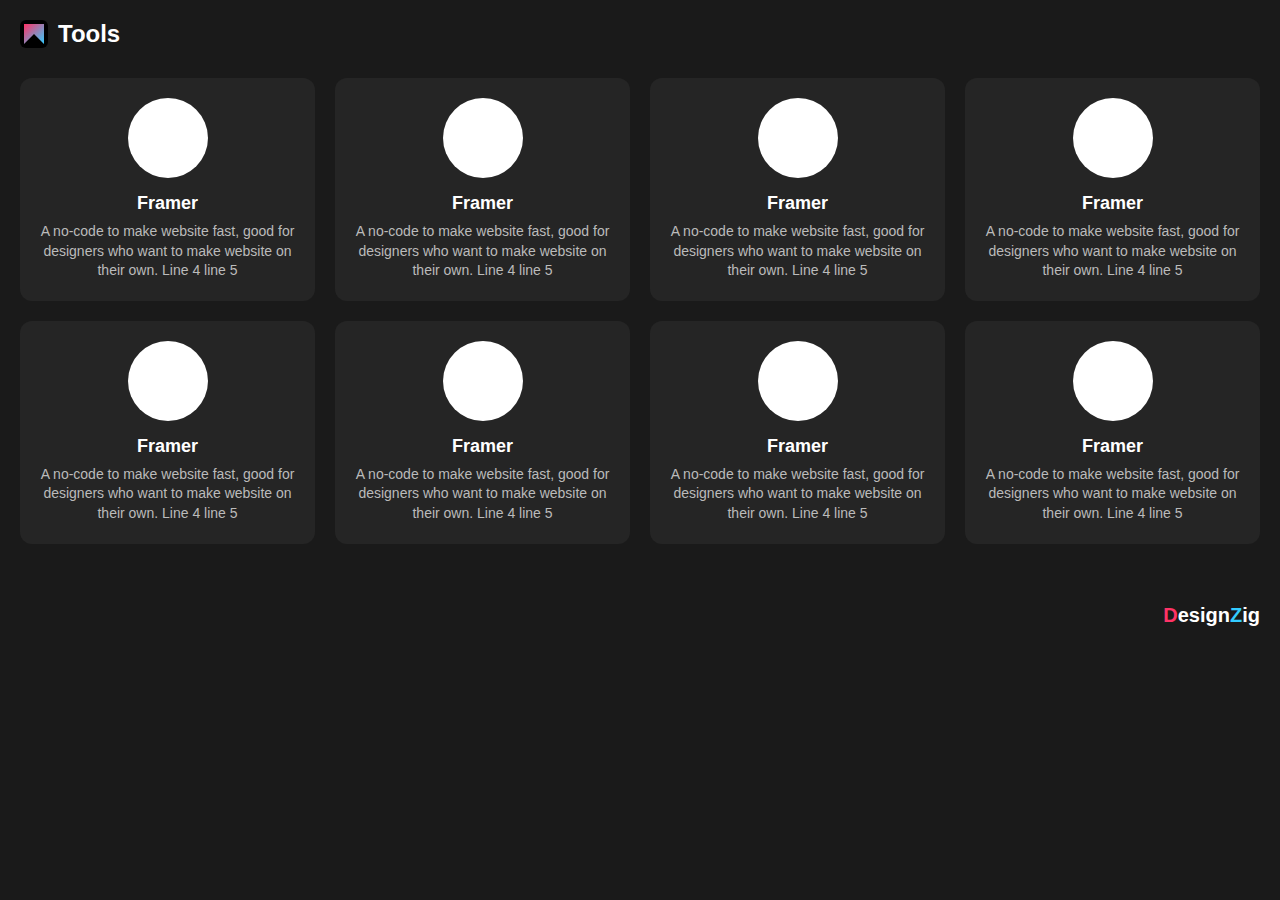
<file: index.html.html>
<!DOCTYPE html>
<html lang="en">
<head>
    <meta charset="UTF-8">
    <meta name="viewport" content="width=device-width, initial-scale=1.0">
    <title>Tools Grid</title>
    <style>
        * {
            margin: 0;
            padding: 0;
            box-sizing: border-box;
        }

        body {
            font-family: 'Arial', sans-serif;
            background-color: #1a1a1a;
            color: white;
            padding: 20px;
        }

        .header {
            display: flex;
            align-items: center;
            margin-bottom: 30px;
        }

        .logo {
            font-size: 24px;
            font-weight: bold;
            display: flex;
            align-items: center;
        }

        .logo-icon {
            width: 28px;
            height: 28px;
            border-radius: 6px;
            background: black;
            position: relative;
            margin-right: 10px;
            overflow: hidden;
        }

        .logo-icon::before {
            content: "";
            position: absolute;
            width: 20px;
            height: 20px;
            top: 4px;
            left: 4px;
            background: linear-gradient(135deg, #ff3366, #33ccff);
            clip-path: polygon(0 0, 100% 0, 100% 100%, 50% 50%, 0 100%);
        }

        .grid-container {
            display: grid;
            grid-template-columns: repeat(auto-fill, minmax(240px, 1fr));
            gap: 20px;
            margin-bottom: 40px;
        }

        .card {
            background-color: #252525;
            border-radius: 12px;
            padding: 20px;
            display: flex;
            flex-direction: column;
            align-items: center;
            text-align: center;
            transition: transform 0.2s, background-color 0.2s;
            cursor: pointer;
            height: 100%;
        }

        .card:hover {
            transform: translateY(-5px);
            background-color: #2a2a2a;
        }

        .circle {
            width: 80px;
            height: 80px;
            background-color: white;
            border-radius: 50%;
            margin-bottom: 15px;
        }

        .title {
            font-size: 18px;
            font-weight: bold;
            margin-bottom: 8px;
        }

        .description {
            font-size: 14px;
            color: #bbbbbb;
            line-height: 1.4;
        }

        .footer {
            display: flex;
            justify-content: flex-end;
            padding: 20px 0;
        }

        .footer-logo {
            font-size: 20px;
            font-weight: bold;
        }

        .color-d {
            color: #ff3366;
        }

        .color-z {
            color: #33ccff;
        }

        @media (max-width: 768px) {
            .grid-container {
                grid-template-columns: repeat(auto-fill, minmax(180px, 1fr));
                gap: 15px;
            }

            .circle {
                width: 60px;
                height: 60px;
            }
        }
    </style>
</head>
<body>
    <div class="header">
        <div class="logo">
            <div class="logo-icon"></div>
            Tools
        </div>
    </div>

    <div class="grid-container" id="toolsGrid">
        <!-- Cards will be dynamically inserted here -->
    </div>

    <div class="footer">
        <div class="footer-logo">
            <span class="color-d">D</span>esign<span class="color-z">Z</span>ig
        </div>
    </div>

    <script>
        // Tool data
        const tools = [
            {
                name: "Framer",
                description: "A no-code to make website fast, good for designers who want to make website on their own. Line 4 line 5"
            }
        ];

        // Number of cards to display
        const numCards = 8;

        // Generate the grid
        const toolsGrid = document.getElementById('toolsGrid');
        
        for (let i = 0; i < numCards; i++) {
            const tool = tools[i % tools.length]; // Cycle through tools if needed
            
            const card = document.createElement('div');
            card.className = 'card';
            
            card.innerHTML = `
                <div class="circle"></div>
                <div class="title">${tool.name}</div>
                <div class="description">${tool.description}</div>
            `;
            
            toolsGrid.appendChild(card);
        }

        // Make the grid responsive
        function adjustGrid() {
            const width = window.innerWidth;
            const container = document.querySelector('.grid-container');
            
            if (width < 600) {
                container.style.gridTemplateColumns = 'repeat(2, 1fr)';
            } else if (width < 900) {
                container.style.gridTemplateColumns = 'repeat(3, 1fr)';
            } else {
                container.style.gridTemplateColumns = 'repeat(4, 1fr)';
            }
        }

        // Initial adjustment and listen for resize
        adjustGrid();
        window.addEventListener('resize', adjustGrid);
    </script>
</body>
</html>
</file>
<file: faceless-youtube-channel-setup-resources/styles.css>
/* Base Styles and Reset */
:root {
    /* Main colors */
    --primary-color: #5626c4;
    --secondary-color: #35b7ff;
    --accent-color: #f8dc4c;
    --dark-color: #1a1a2e;
    --light-color: #f5f5f5;
    --text-color: #333333;
    --text-light: #ffffff;
    --text-muted: #666666;
    
    /* Category colors */
    --stock-images-color: #ff7eb9;
    --stock-videos-color: #7afcff;
    --voice-over-color: #feff9c;
    --analytics-color: #ff6b6b;
    --editors-color: #a7c5eb;
    --scripting-color: #caffbf;
    
    /* Spacing */
    --spacing-xs: 0.5rem;
    --spacing-sm: 1rem;
    --spacing-md: 2rem;
    --spacing-lg: 3rem;
    --spacing-xl: 5rem;
    
    /* Border radius */
    --border-radius-sm: 4px;
    --border-radius-md: 8px;
    --border-radius-lg: 12px;
    
    /* Shadows */
    --shadow-sm: 0 2px 4px rgba(0, 0, 0, 0.05);
    --shadow-md: 0 4px 6px rgba(0, 0, 0, 0.1);
    --shadow-lg: 0 10px 15px rgba(0, 0, 0, 0.1);
    
    /* Transitions */
    --transition-fast: 0.2s ease;
    --transition-normal: 0.3s ease;
    --transition-slow: 0.5s ease;
}

* {
    box-sizing: border-box;
    margin: 0;
    padding: 0;
}

html {
    scroll-behavior: smooth;
    font-size: 16px;
}

body {
    font-family: 'Segoe UI', Tahoma, Geneva, Verdana, sans-serif;
    line-height: 1.6;
    color: var(--text-color);
    background-color: var(--light-color);
}

h1, h2, h3, h4, h5, h6 {
    margin-bottom: var(--spacing-sm);
    line-height: 1.3;
    color: var(--dark-color);
}

a {
    color: var(--primary-color);
    text-decoration: none;
    transition: color var(--transition-fast);
}

a:hover {
    color: var(--secondary-color);
}

ul {
    list-style-type: none;
}

img {
    max-width: 100%;
    height: auto;
}

.container {
    width: 100%;
    max-width: 1200px;
    margin: 0 auto;
    padding: 0 var(--spacing-md);
}

.section-title {
    text-align: center;
    margin-bottom: var(--spacing-md);
    font-size: 2.2rem;
    color: var(--dark-color);
}

.section-description {
    text-align: center;
    max-width: 800px;
    margin: 0 auto var(--spacing-lg);
    color: var(--text-muted);
    font-size: 1.1rem;
}

.btn {
    display: inline-block;
    padding: 0.8rem 1.5rem;
    border-radius: var(--border-radius-md);
    font-weight: 600;
    text-align: center;
    cursor: pointer;
    transition: all var(--transition-normal);
    border: none;
    font-size: 1rem;
}

.primary-btn {
    background-color: var(--primary-color);
    color: var(--text-light);
}

.primary-btn:hover {
    background-color: var(--secondary-color);
    color: var(--text-light);
    transform: translateY(-2px);
    box-shadow: var(--shadow-md);
}

/* Header Styles */
.site-header {
    background-color: var(--light-color);
    box-shadow: var(--shadow-sm);
    position: sticky;
    top: 0;
    z-index: 100;
    padding: var(--spacing-sm) 0;
}

.site-header .container {
    display: flex;
    justify-content: space-between;
    align-items: center;
}

.logo {
    display: flex;
    align-items: center;
    gap: var(--spacing-sm);
}

.logo h1 {
    font-size: 1.25rem;
    margin-bottom: 0;
}

.main-nav ul {
    display: flex;
    gap: var(--spacing-md);
}

.main-nav a {
    font-weight: 500;
    padding: var(--spacing-xs) 0;
    position: relative;
}

.main-nav a:after {
    content: '';
    position: absolute;
    width: 0;
    height: 2px;
    bottom: 0;
    left: 0;
    background-color: var(--primary-color);
    transition: width var(--transition-normal);
}

.main-nav a:hover:after {
    width: 100%;
}

/* Hero Section */
.hero {
    background: linear-gradient(135deg, var(--primary-color), var(--secondary-color));
    color: var(--text-light);
    padding: var(--spacing-xl) 0;
    text-align: center;
}

.hero h2 {
    font-size: 2.5rem;
    margin-bottom: var(--spacing-md);
    color: var(--text-light);
}

.hero p {
    font-size: 1.2rem;
    max-width: 700px;
    margin: 0 auto var(--spacing-lg);
}

/* Resources Section */
.resources-section {
    padding: var(--spacing-xl) 0;
    background-color: var(--light-color);
}

.resource-categories {
    display: grid;
    grid-template-columns: repeat(auto-fill, minmax(300px, 1fr));
    gap: var(--spacing-lg);
}

.resource-category {
    background-color: white;
    border-radius: var(--border-radius-lg);
    overflow: hidden;
    box-shadow: var(--shadow-md);
    transition: transform var(--transition-normal), box-shadow var(--transition-normal);
}

.resource-category:hover {
    transform: translateY(-5px);
    box-shadow: var(--shadow-lg);
}

.resource-category#stock-images .category-header {
    background-color: var(--stock-images-color);
}

.resource-category#stock-videos .category-header {
    background-color: var(--stock-videos-color);
}

.resource-category#voice-over .category-header {
    background-color: var(--voice-over-color);
}

.resource-category#youtube-analytics .category-header {
    background-color: var(--analytics-color);
}

.resource-category#video-editors .category-header {
    background-color: var(--editors-color);
}

.resource-category#scripting .category-header {
    background-color: var(--scripting-color);
}

.category-header {
    padding: var(--spacing-md);
    display: flex;
    justify-content: space-between;
    align-items: center;
    color: var(--dark-color);
}

.category-header h3 {
    margin-bottom: 0;
    font-size: 1.3rem;
}

.resource-count {
    background-color: rgba(255, 255, 255, 0.3);
    padding: 0.25rem 0.5rem;
    border-radius: var(--border-radius-lg);
    font-weight: 600;
    font-size: 0.9rem;
}

.resource-list {
    padding: var(--spacing-sm);
}

.resource-item {
    display: flex;
    justify-content: space-between;
    align-items: center;
    padding: var(--spacing-sm);
    margin-bottom: var(--spacing-sm);
    border-radius: var(--border-radius-md);
    background-color: var(--light-color);
    color: var(--text-color);
    transition: all var(--transition-normal);
    position: relative;
    overflow: hidden;
    border: 1px solid rgba(0, 0, 0, 0.1); /* Added border for better separation */
}

.resource-item .resource-name {
    display: flex;
    align-items: center;
    gap: var(--spacing-sm); /* Increased gap for better spacing */
}

.resource-item .star-icon {
    color: #201903; /* Gold color for the star */
    font-size: 1.2rem; /* Adjust size of the star */
}

.resource-item:last-child {
    margin-bottom: 0;
}

.resource-item:hover {
    transform: translateX(5px);
    background-color: rgba(86, 38, 196, 0.05);
    border-color: rgba(86, 38, 196, 0.2); /* Highlight border on hover */
}

.resource-item:after {
    content: '→';
    opacity: 0;
    margin-left: var(--spacing-sm);
    transition: opacity var(--transition-normal), transform var(--transition-normal);
}

.resource-item:hover:after {
    opacity: 1;
    transform: translateX(5px);
}

.resource-name {
    font-weight: 500;
}

.starred .star-icon {
    color: #ffc107;
    margin-left: var(--spacing-sm);
}

/* Features Section */
.features-section {
    padding: var(--spacing-xl) 0;
    background-color: var(--dark-color);
}

.features-section .section-title,
.features-section .section-description {
    color: var(--text-light);
}

.feature-cards {
    display: grid;
    grid-template-columns: repeat(auto-fill, minmax(300px, 1fr));
    gap: var(--spacing-md);
}

.feature-card {
    background-color: rgba(255, 255, 255, 0.05);
    border-radius: var(--border-radius-lg);
    padding: var(--spacing-md);
    text-align: center;
    transition: transform var(--transition-normal), background-color var(--transition-normal);
}

.feature-card:hover {
    transform: translateY(-10px);
    background-color: rgba(255, 255, 255, 0.1);
}

.feature-icon {
    font-size: 2.5rem;
    margin-bottom: var(--spacing-sm);
    color: var(--accent-color);
}

.feature-card h3 {
    color: var(--text-light);
    font-size: 1.3rem;
    margin-bottom: var(--spacing-sm);
}

.feature-card p {
    color: rgba(255, 255, 255, 0.7);
}

/* Content Section */
.content-section {
    padding: var(--spacing-xl) 0;
    background-color: var(--light-color);
}

.content-grid {
    display: grid;
    grid-template-columns: repeat(auto-fill, minmax(500px, 1fr));
    gap: var(--spacing-lg);
}

.content-block {
    background-color: white;
    border-radius: var(--border-radius-lg);
    padding: var(--spacing-md);
    box-shadow: var(--shadow-md);
}

.content-block h3 {
    color: var(--primary-color);
    margin-bottom: var(--spacing-sm);
    font-size: 1.4rem;
}

.content-block p {
    margin-bottom: var(--spacing-sm);
}

.content-block ul {
    list-style-type: disc;
    padding-left: var(--spacing-md);
    margin-bottom: var(--spacing-sm);
}

.content-block ul li {
    margin-bottom: var(--spacing-xs);
}

/* FAQ Section */
.faq-section {
    padding: var(--spacing-xl) 0;
    background-color: #f9f9f9;
}

.faq-accordion {
    max-width: 800px;
    margin: 0 auto;
}

.faq-item {
    background-color: white;
    border-radius: var(--border-radius-md);
    margin-bottom: var(--spacing-md);
    box-shadow: var(--shadow-sm);
    overflow: hidden;
}

.faq-question {
    padding: var(--spacing-md);
    display: flex;
    justify-content: space-between;
    align-items: center;
    cursor: pointer;
    transition: background-color var(--transition-fast);
}

.faq-question:hover {
    background-color: rgba(86, 38, 196, 0.05);
}

.faq-question h3 {
    margin-bottom: 0;
    font-size: 1.1rem;
}

.faq-icon {
    color: var(--primary-color);
    font-size: 1.2rem;
    transition: transform var(--transition-normal);
}

.faq-item.active .faq-icon {
    transform: rotate(45deg);
}

.faq-answer {
    padding: 0 var(--spacing-md) var(--spacing-md);
    display: none;
}

.faq-item.active .faq-answer {
    display: block;
}

/* Contact Section */
.contact-section {
    padding: var(--spacing-xl) 0;
    background-color: var(--secondary-color);
    color: var(--text-light);
}

.contact-section .section-title,
.contact-section .section-description {
    color: var(--text-light);
}

.contact-form {
    max-width: 500px;
    margin: 0 auto;
    display: flex;
    gap: var(--spacing-sm);
}

.form-group {
    flex: 1;
}

.contact-form input {
    width: 100%;
    padding: 0.8rem;
    border-radius: var(--border-radius-md);
    border: none;
    font-size: 1rem;
}

/* Footer */
.site-footer {
    background-color: var(--dark-color);
    color: var(--text-light);
    padding: var(--spacing-lg) 0 var(--spacing-sm);
}

.footer-content {
    display: grid;
    grid-template-columns: repeat(auto-fit, minmax(200px, 1fr));
    gap: var(--spacing-lg);
    margin-bottom: var(--spacing-lg);
}

.footer-logo {
    display: flex;
    align-items: center;
    gap: var(--spacing-sm);
    margin-bottom: var(--spacing-sm);
}

.footer-logo h3 {
    color: var(--text-light);
    margin-bottom: 0;
}

.footer-links h4,
.footer-categories h4,
.footer-social h4 {
    color: var(--accent-color);
    margin-bottom: var(--spacing-sm);
    font-size: 1.1rem;
}

.footer-links ul li,
.footer-categories ul li {
    margin-bottom: var(--spacing-xs);
}

.footer-links a,
.footer-categories a {
    color: rgba(255, 255, 255, 0.7);
    transition: color var(--transition-fast);
}

.footer-links a:hover,
.footer-categories a:hover {
    color: var(--text-light);
}

.social-icons {
    display: flex;
    gap: var(--spacing-sm);
}

.social-icons a {
    display: flex;
    align-items: center;
    justify-content: center;
    width: 40px;
    height: 40px;
    border-radius: 50%;
    background-color: rgba(255, 255, 255, 0.1);
    color: var(--text-light);
    transition: background-color var(--transition-normal), transform var(--transition-normal);
}

.social-icons a:hover {
    background-color: var(--primary-color);
    transform: translateY(-3px);
}

.footer-bottom {
    border-top: 1px solid rgba(255, 255, 255, 0.1);
    padding-top: var(--spacing-md);
    text-align: center;
    color: rgba(255, 255, 255, 0.7);
    font-size: 0.9rem;
}

.footer-bottom a {
    color: rgba(255, 255, 255, 0.7);
}

.footer-bottom a:hover {
    color: var(--text-light);
}

/* Responsive Design */
@media screen and (max-width: 768px) {
    html {
        font-size: 14px;
    }
    
    .site-header .container {
        flex-direction: column;
        gap: var(--spacing-sm);
    }
    
    .main-nav ul {
        gap: var(--spacing-sm);
    }
    
    .content-grid {
        grid-template-columns: 1fr;
    }
    
    .contact-form {
        flex-direction: column;
    }
    
    .resource-categories {
        grid-template-columns: 1fr;
    }
    
    .feature-cards {
        grid-template-columns: 1fr;
    }
}

@media screen and (max-width: 480px) {
    .section-title {
        font-size: 1.8rem;
    }
    
    .hero h2 {
        font-size: 2rem;
    }
    
    .main-nav ul {
        flex-wrap: wrap;
        justify-content: center;
    }
}

/* Animations */
@keyframes fadeIn {
    from {
        opacity: 0;
        transform: translateY(20px);
    }
    to {
        opacity: 1;
        transform: translateY(0);
    }
}

.resource-category,
.feature-card,
.content-block {
    animation: fadeIn 0.5s ease-out forwards;
}

.resource-category:nth-child(2),
.feature-card:nth-child(2),
.content-block:nth-child(2) {
    animation-delay: 0.1s;
}

.resource-category:nth-child(3),
.feature-card:nth-child(3),
.content-block:nth-child(3) {
    animation-delay: 0.2s;
}

.resource-category:nth-child(4),
.feature-card:nth-child(4),
.content-block:nth-child(4) {
    animation-delay: 0.3s;
}

.resource-category:nth-child(5),
.feature-card:nth-child(5) {
    animation-delay: 0.4s;
}

.resource-category:nth-child(6),
.feature-card:nth-child(6) {
    animation-delay: 0.5s;
}
</file>
